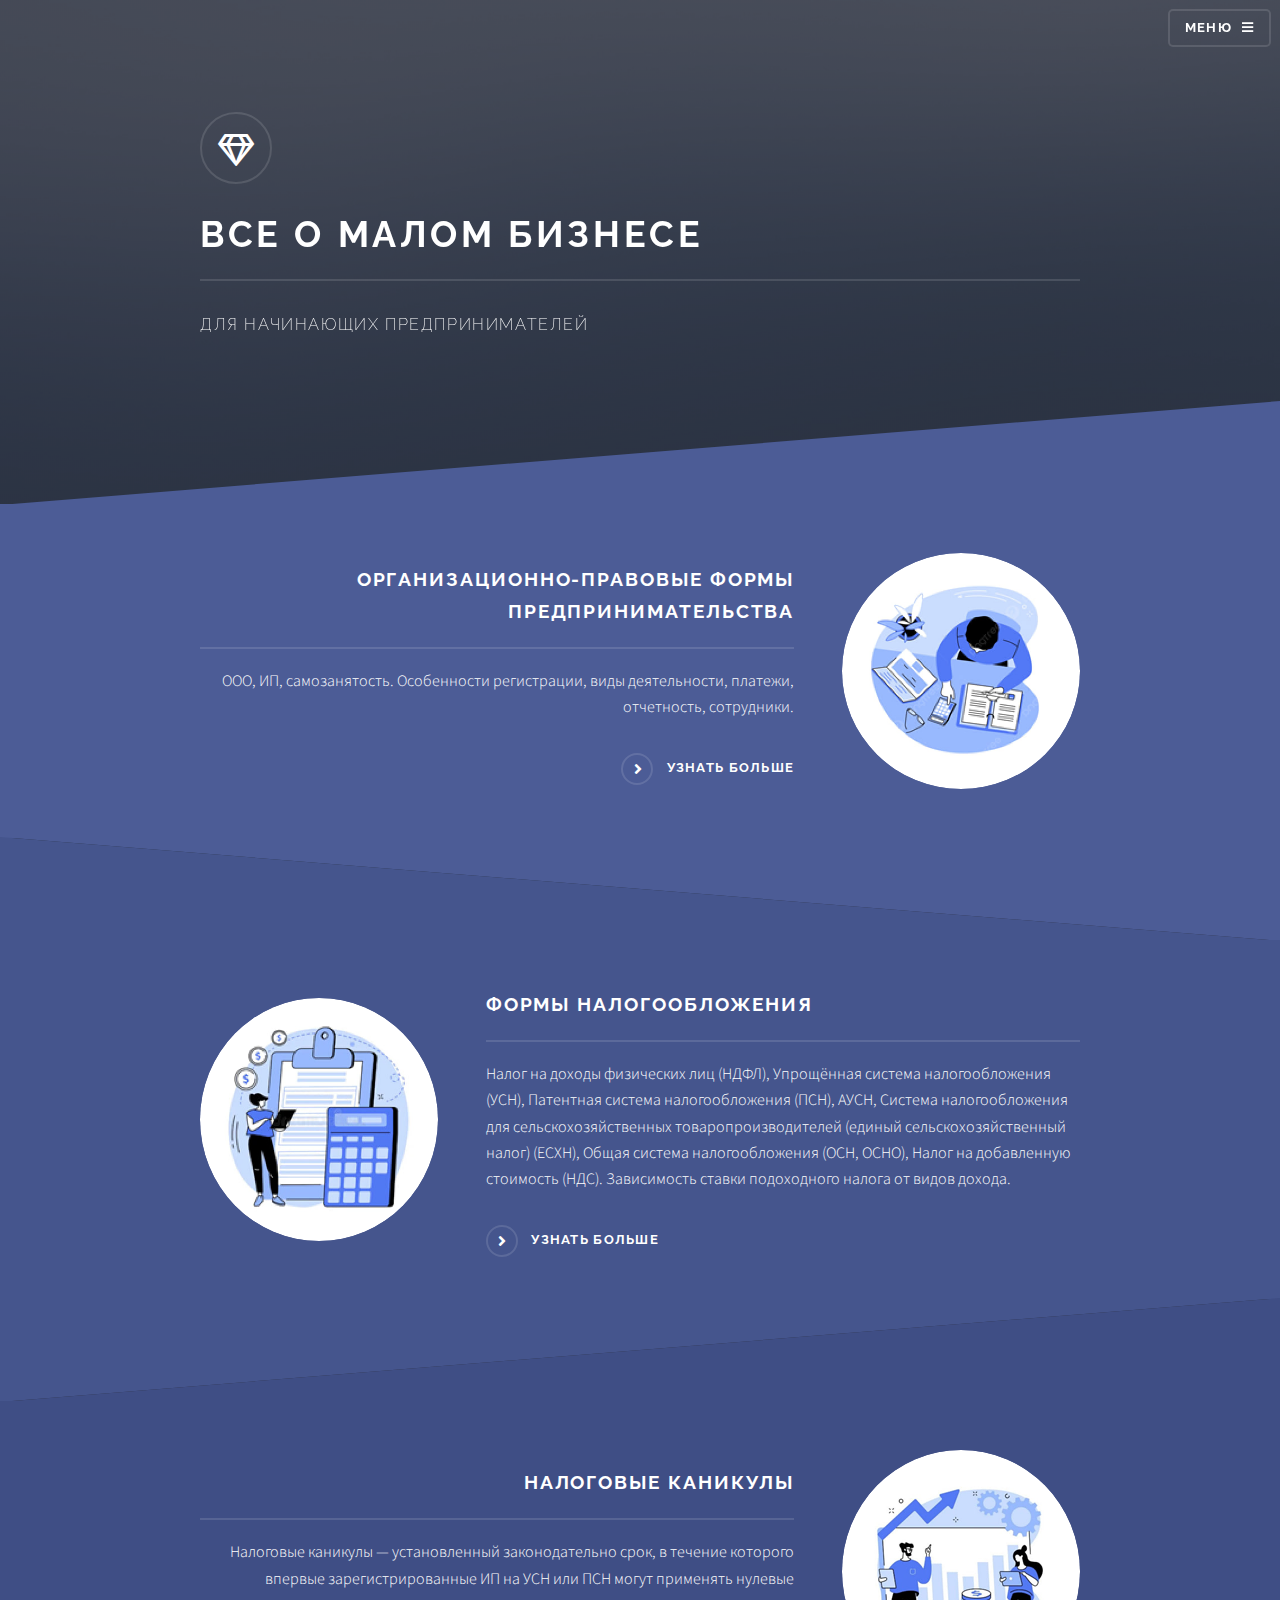
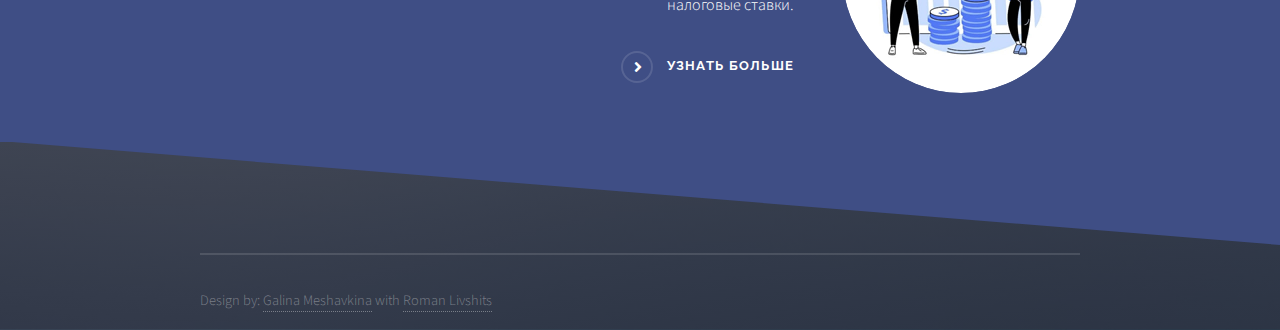
<file: index.html>
<!DOCTYPE HTML>

<html>
	<head>
		<title>Predprinimatel'</title>
		<meta charset="utf-8" />
		<meta name="viewport" content="width=device-width, initial-scale=1, user-scalable=no" />
		<link rel="stylesheet" href="assets/css/main.css" />
		<noscript><link rel="stylesheet" href="assets/css/noscript.css" /></noscript>
		<link rel="shortcut icon" href="images/diamond.png" type="image/x-icon">
	</head>
	<body class="is-preload">
			<div id="page-wrapper">

					<header id="header" class="alt">
						<h1><a href="index.html"></a></h1>

						<nav>
							<a href="#menu">Меню</a>
						</nav>
					</header>

				<!-- Menu -->
					<nav id="menu">
						<div class="inner">
							<h2>Меню</h2>
							<ul class="links">
								<li><a href="index.html">Главная</a></li>
								<!--<li><a href="generic.html">Generic</a></li>-->
								<li><a href="first.html">Формы предпринимательства</a></li>
								<li><a href="second.html">Формы налогообложения</a></li>
								<li><a href="third.html">Налоговые каникулы</a></li>

							</ul>
							<a href="#" class="close">Close</a>
						</div>
					</nav>

				<!-- Banner -->
					<section id="banner">
						<div class="inner">
							<div class="logo"><span class="icon fa-gem"></span></div>
							<h2>Все о малом бизнесе</h2>
							<p>Для начинающих предпринимателей</p>
						</div>
					</section>

				<!-- Wrapper -->
					<section id="wrapper">

						<!-- One -->
							<section id="one" class="wrapper spotlight style1">
								<div class="inner">
									<a href="#" class="image"><img src="images/photo.jpg" alt="" /></a>
									<div class="content">
										<h2 class="major">Организационно-правовые формы предпринимательства</h2>
										<p> ООО, ИП, самозанятость. Особенности регистрации, виды деятельности, платежи, отчетность, сотрудники.</p>
										<a href="first.html" class="special" >Узнать больше</a>
									</div>
								</div>
							</section>

						<!-- Two -->
							<section id="two" class="wrapper alt spotlight style2">
								<div class="inner">
									<a href="#" class="image"><img src="images/photo1.jpg" alt="" /></a>
									<div class="content">
										<h2 class="major">Формы налогообложения</h2>
										<p>Налог на доходы физических лиц (НДФЛ), Упрощённая система налогообложения (УСН), Патентная система налогообложения (ПСН), АУСН, Система налогообложения для сельскохозяйственных товаропроизводителей (единый сельскохозяйственный налог) (ЕСХН), Общая система налогообложения (ОСН, ОСНО), Налог на добавленную стоимость (НДС). Зависимость ставки подоходного налога от видов дохода. </p>
										<a href="second.html" class="special">Узнать больше</a>
									</div>
								</div>
							</section>

						<!-- Three -->
							<section id="three" class="wrapper spotlight style3">
								<div class="inner">
									<a href="#" class="image"><img src="images/photo2.jpg" alt="" /></a>
									<div class="content">
										<h2 class="major">Налоговые каникулы</h2>
										<p>Налоговые каникулы — установленный законодательно срок, в течение которого впервые зарегистрированные ИП на УСН или ПСН могут применять нулевые налоговые ставки.</p>
										<a href="third.html" class="special">Узнать больше</a>
									</div>
								</div>
							</section>
					</section>

						

				<!-- Footer -->
					<section id="footer">
						<div class="miniFooter">
							<ul class="copyright">
								<li>Design by: <a href="https://vk.com/ugolek_g">Galina Meshavkina</a> with <a href="https://vk.com/romeo.chamomile">Roman Livshits</a></li>
							</ul>
						</div>
					</section>

			</div>

		
			<script src="assets/js/jquery.min.js"></script>
			<script src="assets/js/jquery.scrollex.min.js"></script>
			<script src="assets/js/browser.min.js"></script>
			<script src="assets/js/breakpoints.min.js"></script>
			<script src="assets/js/util.js"></script>
			<script src="assets/js/main.js"></script>

	</body>
</html>
</file>
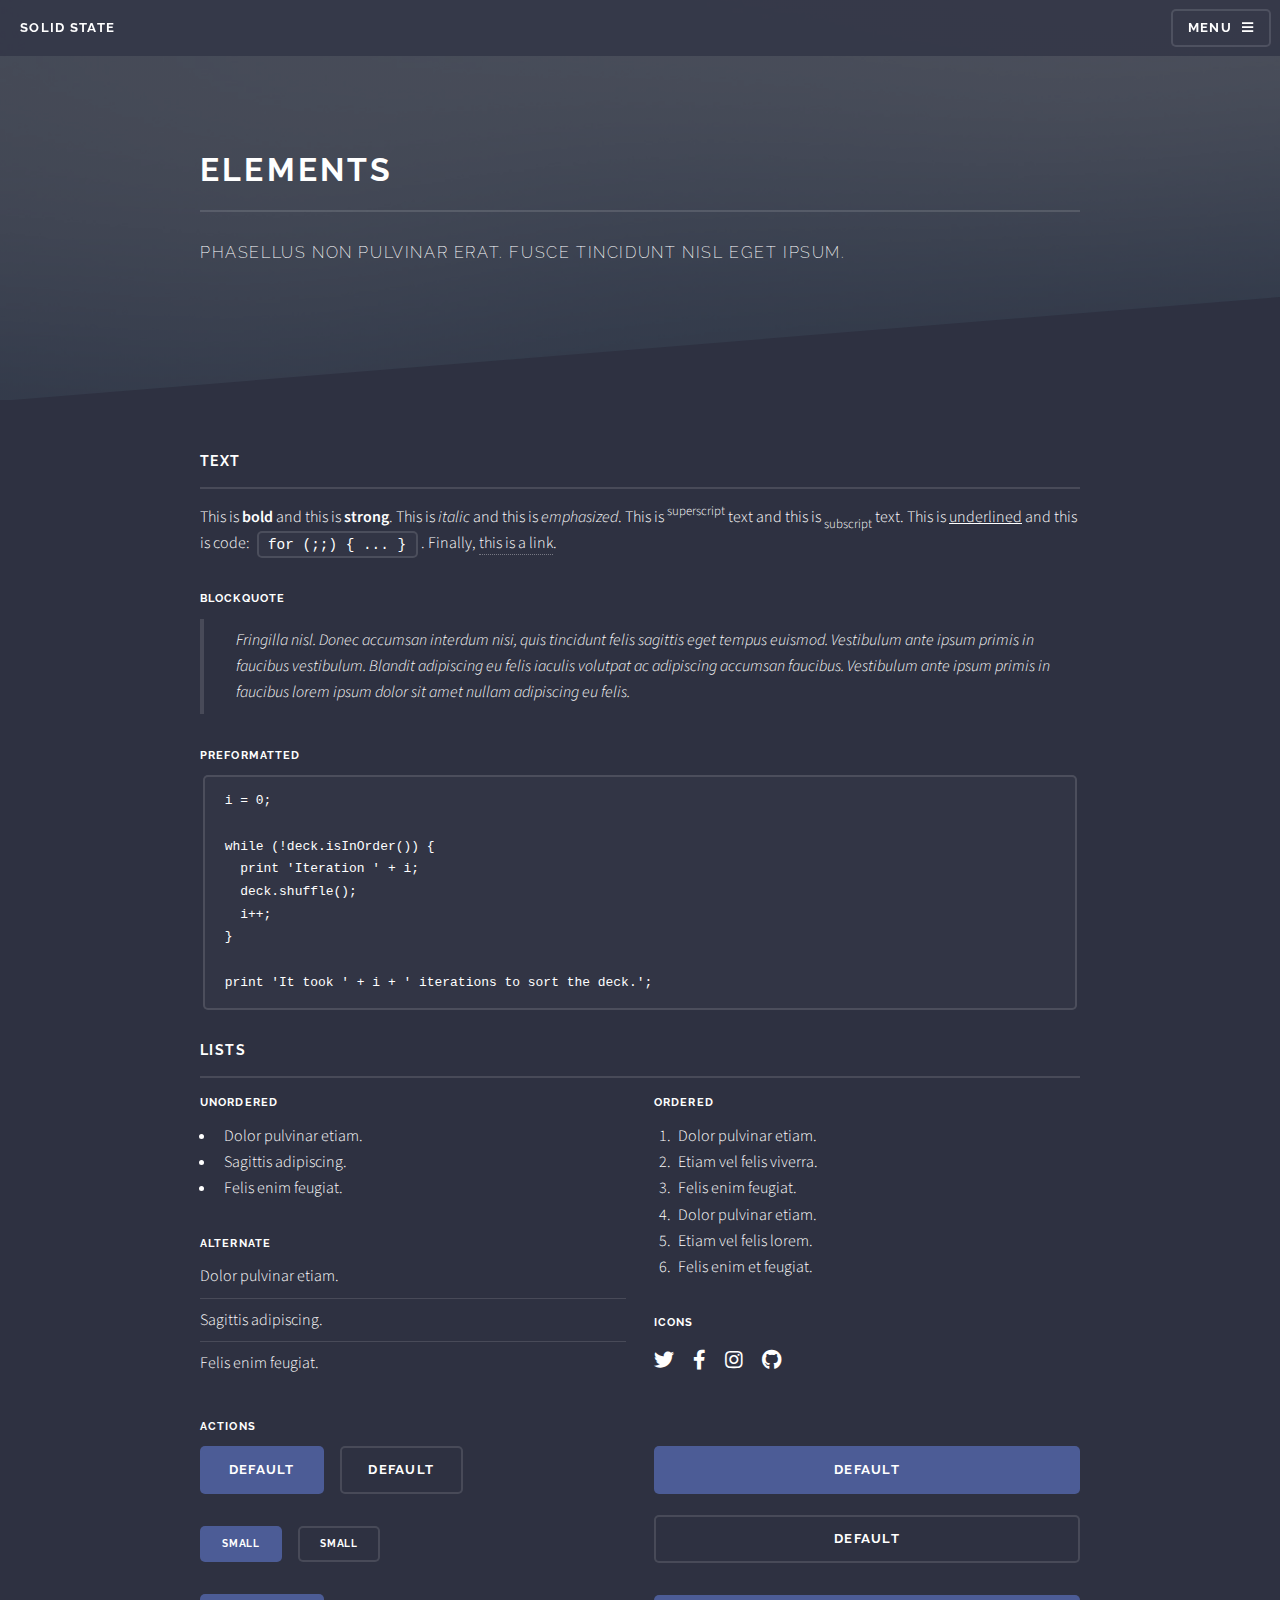
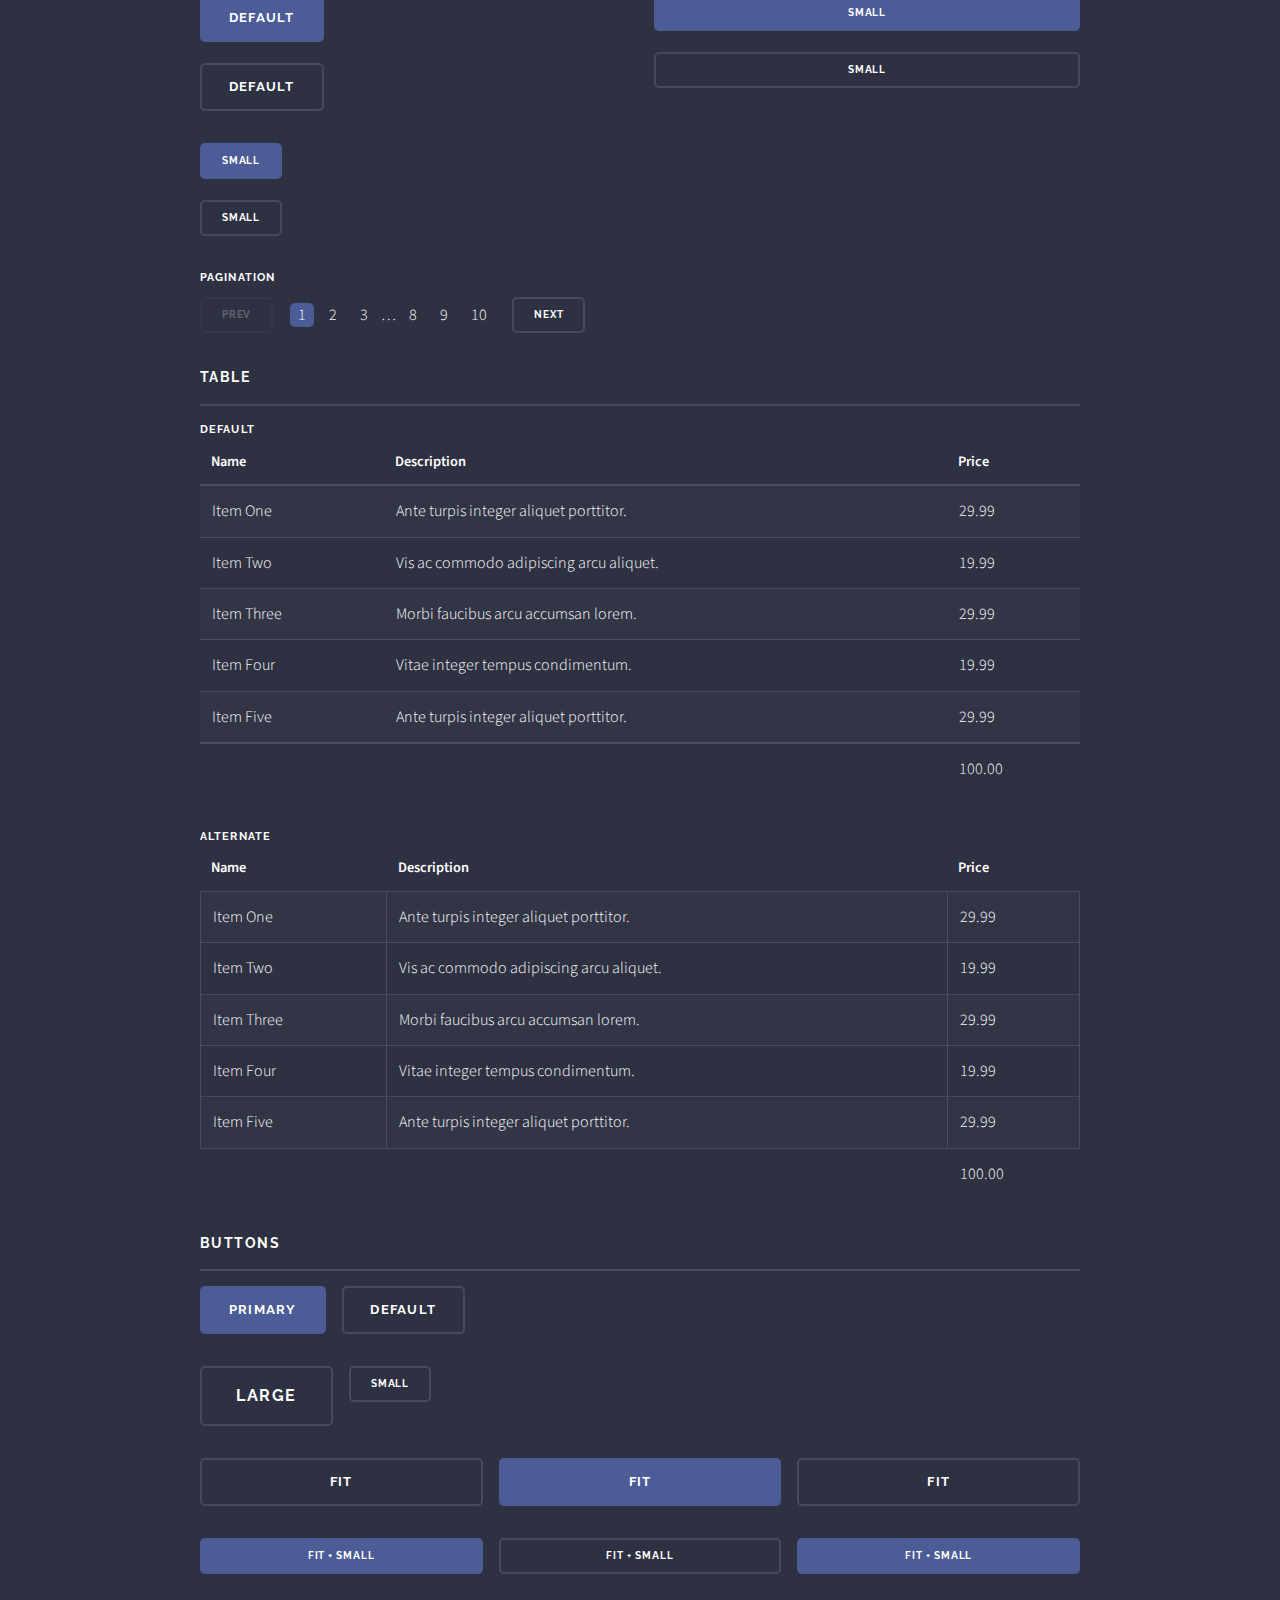
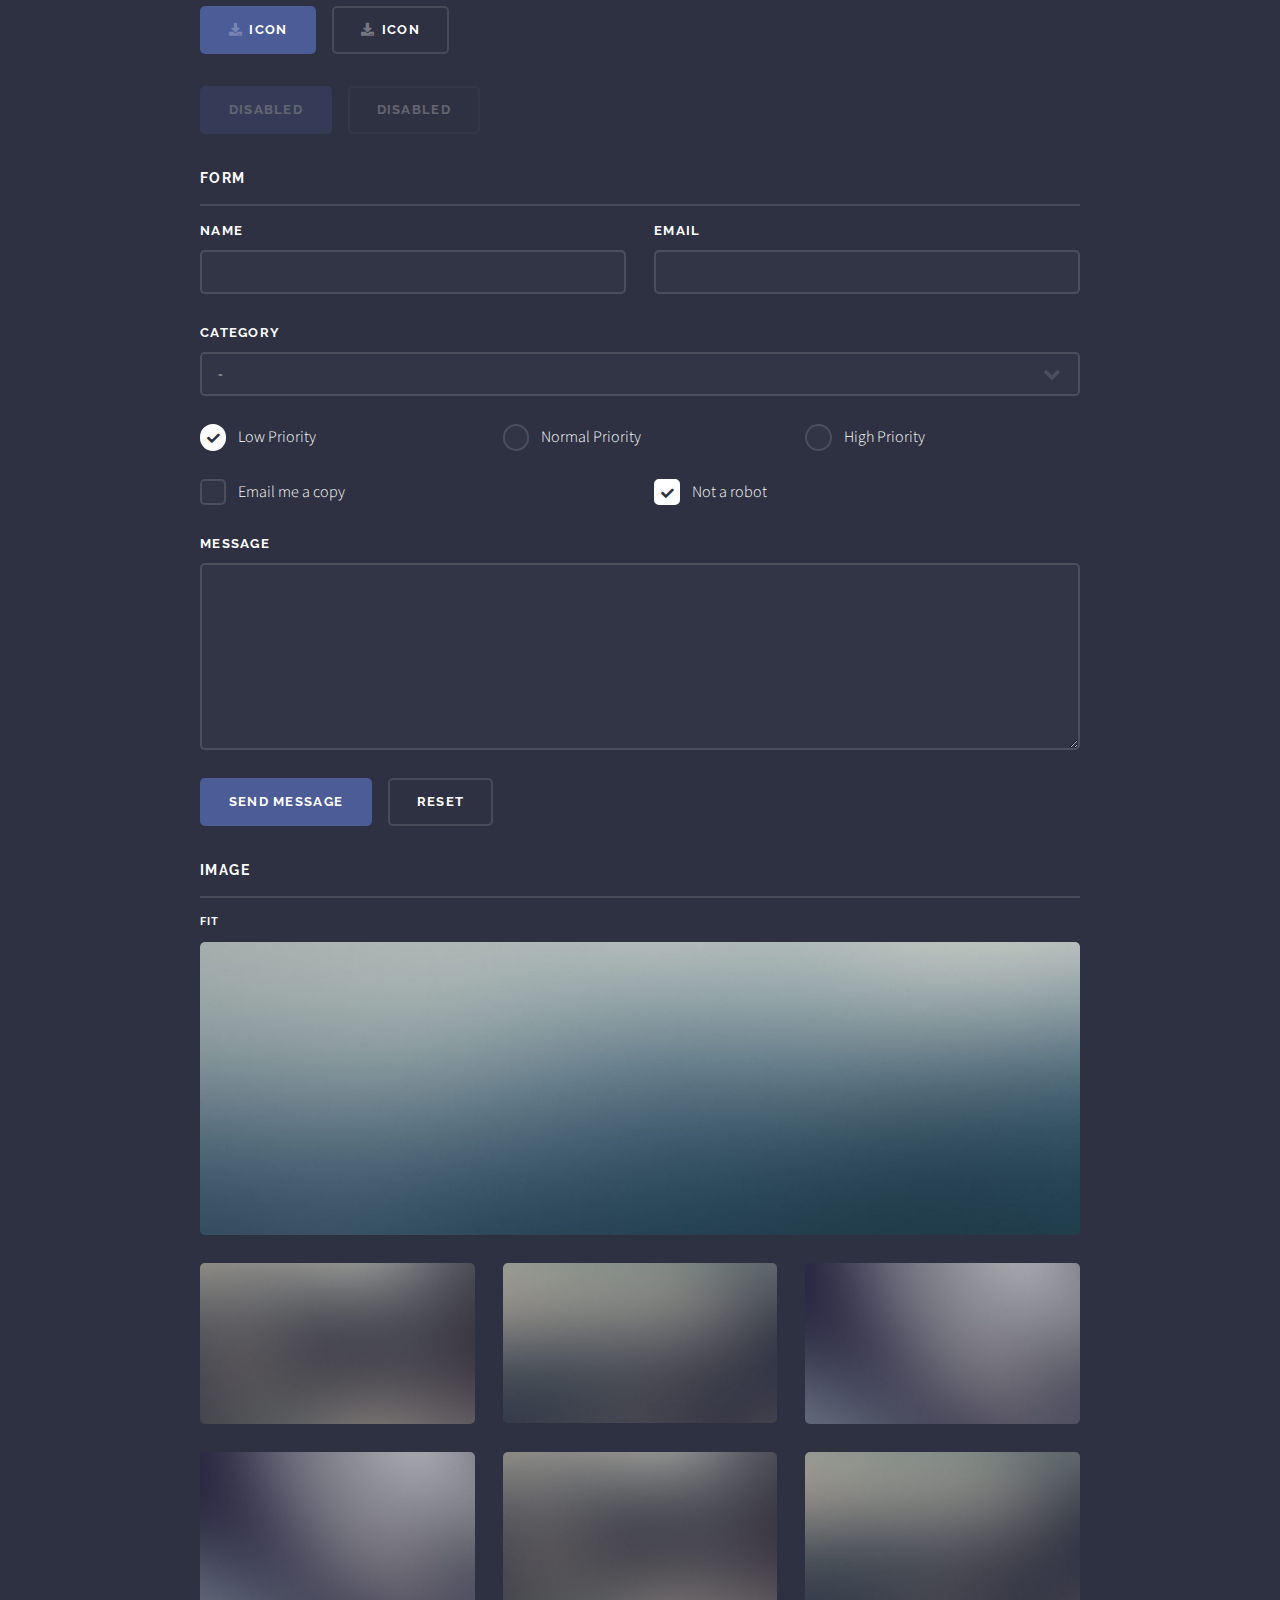
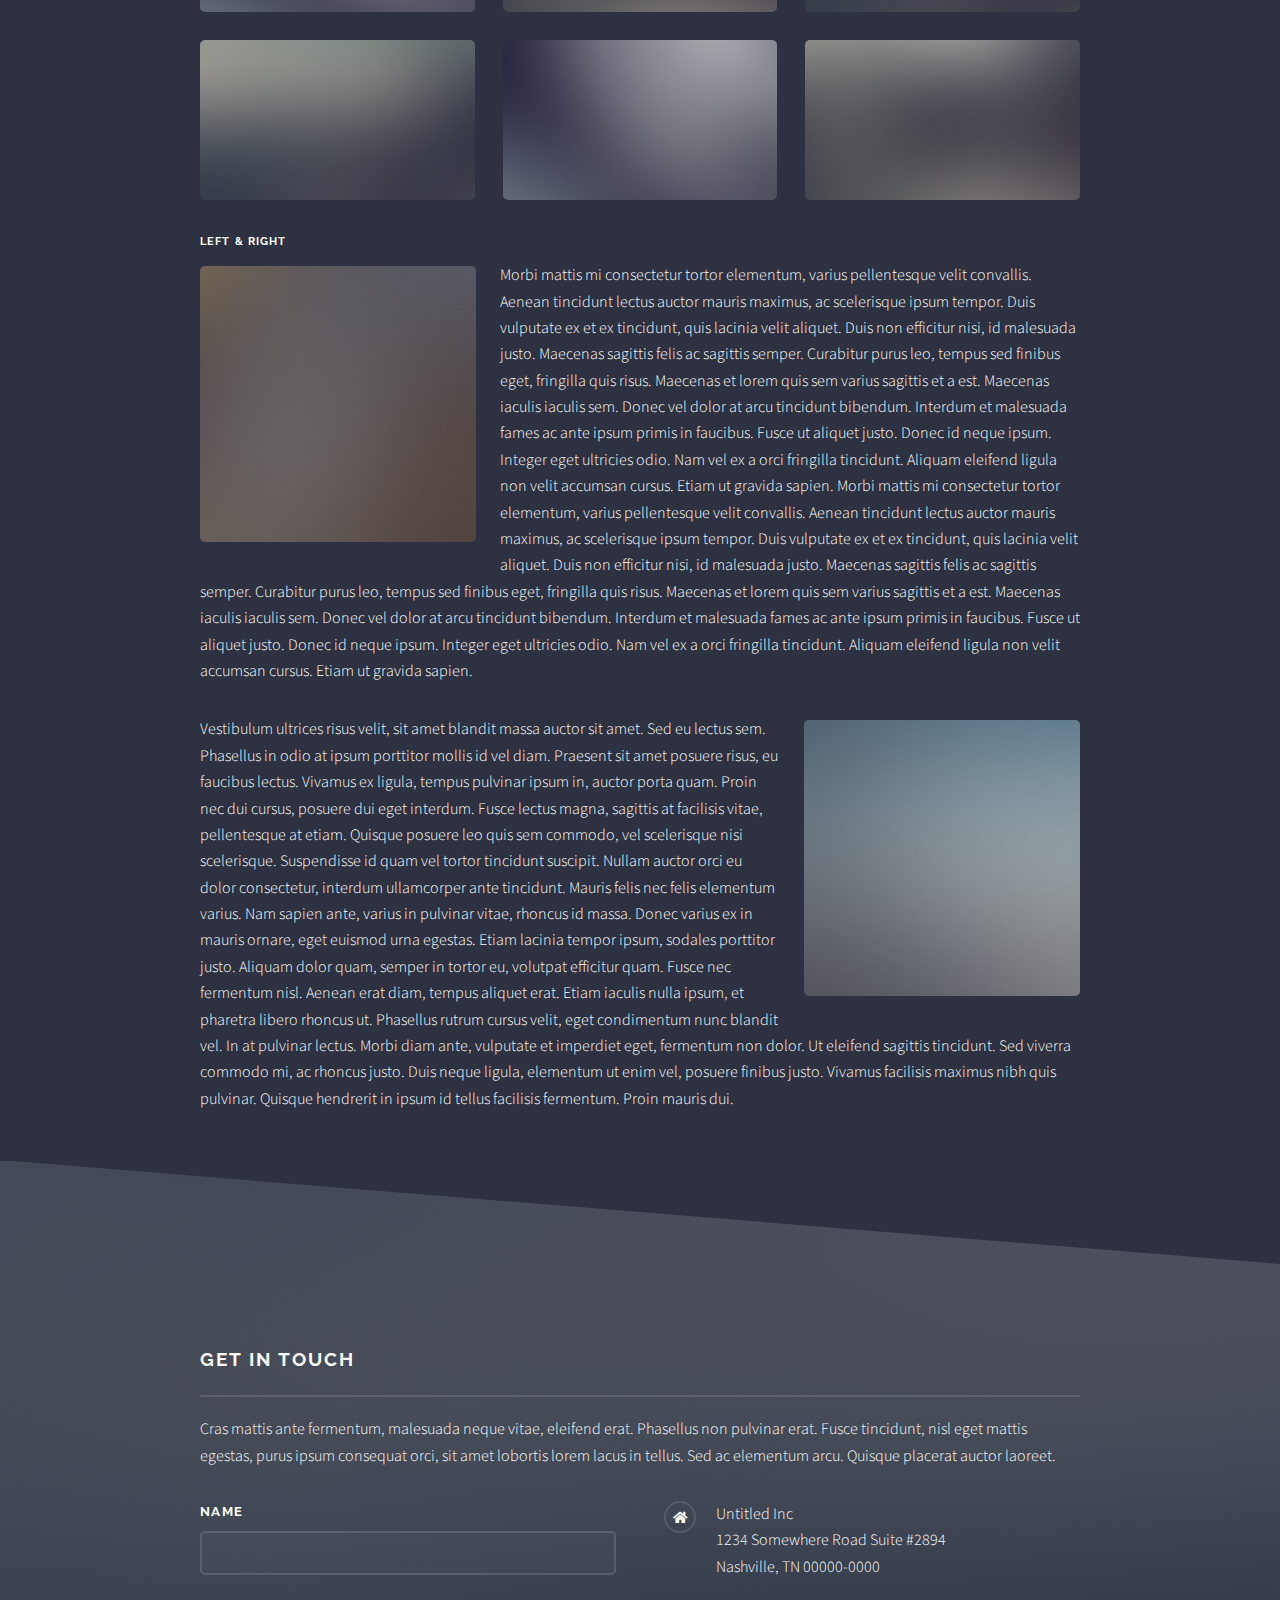
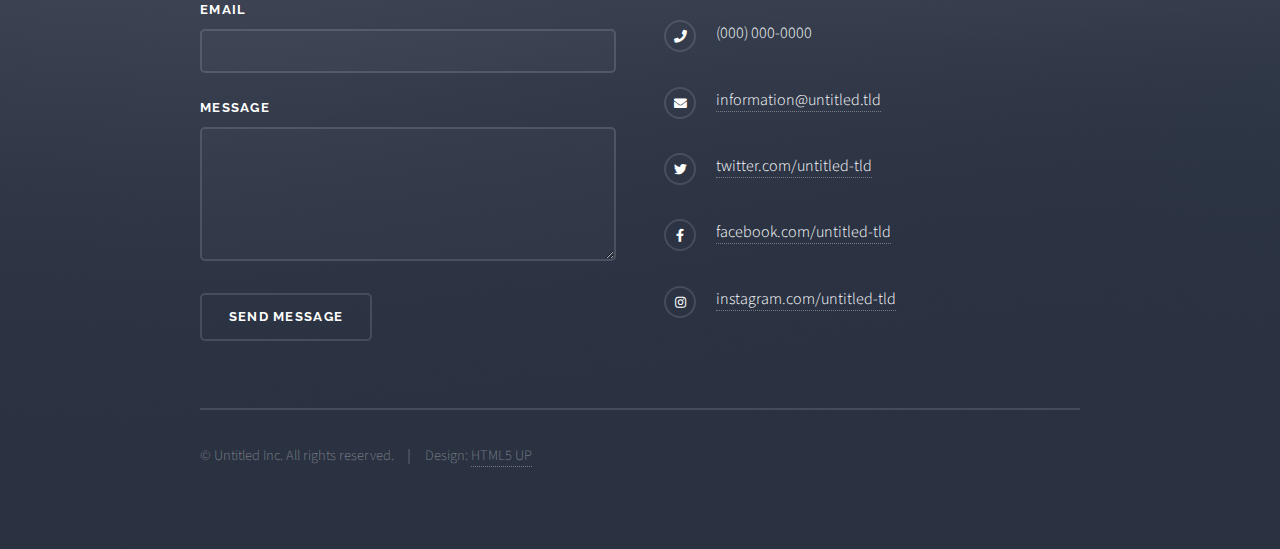
<file: elements.html>
<!DOCTYPE HTML>
<!--
	Solid State by HTML5 UP
	html5up.net | @ajlkn
	Free for personal and commercial use under the CCA 3.0 license (html5up.net/license)
-->
<html>
	<head>
		<title>Elements - Solid State by HTML5 UP</title>
		<meta charset="utf-8" />
		<meta name="viewport" content="width=device-width, initial-scale=1, user-scalable=no" />
		<link rel="stylesheet" href="assets/css/main.css" />
		<noscript><link rel="stylesheet" href="assets/css/noscript.css" /></noscript>
	</head>
	<body class="is-preload">

		<!-- Page Wrapper -->
			<div id="page-wrapper">

				<!-- Header -->
					<header id="header">
						<h1><a href="index.html">Solid State</a></h1>
						<nav>
							<a href="#menu">Menu</a>
						</nav>
					</header>

				<!-- Menu -->
					<nav id="menu">
						<div class="inner">
							<h2>Menu</h2>
							<ul class="links">
								<li><a href="index.html">Home</a></li>
								<li><a href="generic.html">Generic</a></li>
								<li><a href="elements.html">Elements</a></li>
								<li><a href="#">Log In</a></li>
								<li><a href="#">Sign Up</a></li>
							</ul>
							<a href="#" class="close">Close</a>
						</div>
					</nav>

				<!-- Wrapper -->
					<section id="wrapper">
						<header>
							<div class="inner">
								<h2>Elements</h2>
								<p>Phasellus non pulvinar erat. Fusce tincidunt nisl eget ipsum.</p>
							</div>
						</header>

						<!-- Content -->
							<div class="wrapper">
								<div class="inner">

									<section>
										<h3 class="major">Text</h3>
										<p>This is <b>bold</b> and this is <strong>strong</strong>. This is <i>italic</i> and this is <em>emphasized</em>.
										This is <sup>superscript</sup> text and this is <sub>subscript</sub> text.
										This is <u>underlined</u> and this is code: <code>for (;;) { ... }</code>. Finally, <a href="#">this is a link</a>.</p>
										<h4>Blockquote</h4>
										<blockquote>Fringilla nisl. Donec accumsan interdum nisi, quis tincidunt felis sagittis eget tempus euismod. Vestibulum ante ipsum primis in faucibus vestibulum. Blandit adipiscing eu felis iaculis volutpat ac adipiscing accumsan faucibus. Vestibulum ante ipsum primis in faucibus lorem ipsum dolor sit amet nullam adipiscing eu felis.</blockquote>
										<h4>Preformatted</h4>
										<pre><code>i = 0;

while (!deck.isInOrder()) {
  print 'Iteration ' + i;
  deck.shuffle();
  i++;
}

print 'It took ' + i + ' iterations to sort the deck.';</code></pre>
									</section>

									<section>
										<h3 class="major">Lists</h3>
										<div class="row">
											<div class="col-6 col-12-medium">
												<h4>Unordered</h4>
												<ul>
													<li>Dolor pulvinar etiam.</li>
													<li>Sagittis adipiscing.</li>
													<li>Felis enim feugiat.</li>
												</ul>
												<h4>Alternate</h4>
												<ul class="alt">
													<li>Dolor pulvinar etiam.</li>
													<li>Sagittis adipiscing.</li>
													<li>Felis enim feugiat.</li>
												</ul>
											</div>
											<div class="col-6 col-12-medium">
												<h4>Ordered</h4>
												<ol>
													<li>Dolor pulvinar etiam.</li>
													<li>Etiam vel felis viverra.</li>
													<li>Felis enim feugiat.</li>
													<li>Dolor pulvinar etiam.</li>
													<li>Etiam vel felis lorem.</li>
													<li>Felis enim et feugiat.</li>
												</ol>
												<h4>Icons</h4>
												<ul class="icons">
													<li><a href="#" class="icon brands fa-twitter"><span class="label">Twitter</span></a></li>
													<li><a href="#" class="icon brands fa-facebook-f"><span class="label">Facebook</span></a></li>
													<li><a href="#" class="icon brands fa-instagram"><span class="label">Instagram</span></a></li>
													<li><a href="#" class="icon brands fa-github"><span class="label">Github</span></a></li>
												</ul>
											</div>
										</div>
										<h4>Actions</h4>
										<div class="row">
											<div class="col-6 col-12-medium">
												<ul class="actions">
													<li><a href="#" class="button primary">Default</a></li>
													<li><a href="#" class="button">Default</a></li>
												</ul>
												<ul class="actions small">
													<li><a href="#" class="button primary small">Small</a></li>
													<li><a href="#" class="button small">Small</a></li>
												</ul>
												<ul class="actions stacked">
													<li><a href="#" class="button primary">Default</a></li>
													<li><a href="#" class="button">Default</a></li>
												</ul>
												<ul class="actions stacked small">
													<li><a href="#" class="button primary small">Small</a></li>
													<li><a href="#" class="button small">Small</a></li>
												</ul>
											</div>
											<div class="col-6 col-12-medium">
												<ul class="actions stacked">
													<li><a href="#" class="button primary fit">Default</a></li>
													<li><a href="#" class="button fit">Default</a></li>
												</ul>
												<ul class="actions stacked small">
													<li><a href="#" class="button primary small fit">Small</a></li>
													<li><a href="#" class="button small fit">Small</a></li>
												</ul>
											</div>
										</div>
										<h4>Pagination</h4>
										<ul class="pagination">
											<li><span class="button small disabled">Prev</span></li>
											<li><a href="#" class="page active">1</a></li>
											<li><a href="#" class="page">2</a></li>
											<li><a href="#" class="page">3</a></li>
											<li><span>&hellip;</span></li>
											<li><a href="#" class="page">8</a></li>
											<li><a href="#" class="page">9</a></li>
											<li><a href="#" class="page">10</a></li>
											<li><a href="#" class="button small">Next</a></li>
										</ul>
									</section>

									<section>
										<h3 class="major">Table</h3>
										<h4>Default</h4>
										<div class="table-wrapper">
											<table>
												<thead>
													<tr>
														<th>Name</th>
														<th>Description</th>
														<th>Price</th>
													</tr>
												</thead>
												<tbody>
													<tr>
														<td>Item One</td>
														<td>Ante turpis integer aliquet porttitor.</td>
														<td>29.99</td>
													</tr>
													<tr>
														<td>Item Two</td>
														<td>Vis ac commodo adipiscing arcu aliquet.</td>
														<td>19.99</td>
													</tr>
													<tr>
														<td>Item Three</td>
														<td> Morbi faucibus arcu accumsan lorem.</td>
														<td>29.99</td>
													</tr>
													<tr>
														<td>Item Four</td>
														<td>Vitae integer tempus condimentum.</td>
														<td>19.99</td>
													</tr>
													<tr>
														<td>Item Five</td>
														<td>Ante turpis integer aliquet porttitor.</td>
														<td>29.99</td>
													</tr>
												</tbody>
												<tfoot>
													<tr>
														<td colspan="2"></td>
														<td>100.00</td>
													</tr>
												</tfoot>
											</table>
										</div>

										<h4>Alternate</h4>
										<div class="table-wrapper">
											<table class="alt">
												<thead>
													<tr>
														<th>Name</th>
														<th>Description</th>
														<th>Price</th>
													</tr>
												</thead>
												<tbody>
													<tr>
														<td>Item One</td>
														<td>Ante turpis integer aliquet porttitor.</td>
														<td>29.99</td>
													</tr>
													<tr>
														<td>Item Two</td>
														<td>Vis ac commodo adipiscing arcu aliquet.</td>
														<td>19.99</td>
													</tr>
													<tr>
														<td>Item Three</td>
														<td> Morbi faucibus arcu accumsan lorem.</td>
														<td>29.99</td>
													</tr>
													<tr>
														<td>Item Four</td>
														<td>Vitae integer tempus condimentum.</td>
														<td>19.99</td>
													</tr>
													<tr>
														<td>Item Five</td>
														<td>Ante turpis integer aliquet porttitor.</td>
														<td>29.99</td>
													</tr>
												</tbody>
												<tfoot>
													<tr>
														<td colspan="2"></td>
														<td>100.00</td>
													</tr>
												</tfoot>
											</table>
										</div>
									</section>

									<section>
										<h3 class="major">Buttons</h3>
										<ul class="actions">
											<li><a href="#" class="button primary">Primary</a></li>
											<li><a href="#" class="button">Default</a></li>
										</ul>
										<ul class="actions">
											<li><a href="#" class="button large">Large</a></li>
											<li><a href="#" class="button small">Small</a></li>
										</ul>
										<ul class="actions fit">
											<li><a href="#" class="button fit">Fit</a></li>
											<li><a href="#" class="button primary fit">Fit</a></li>
											<li><a href="#" class="button fit">Fit</a></li>
										</ul>
										<ul class="actions fit small">
											<li><a href="#" class="button primary fit small">Fit + Small</a></li>
											<li><a href="#" class="button fit small">Fit + Small</a></li>
											<li><a href="#" class="button primary fit small">Fit + Small</a></li>
										</ul>
										<ul class="actions">
											<li><a href="#" class="button primary icon solid fa-download">Icon</a></li>
											<li><a href="#" class="button icon solid fa-download">Icon</a></li>
										</ul>
										<ul class="actions">
											<li><span class="button primary disabled">Disabled</span></li>
											<li><span class="button disabled">Disabled</span></li>
										</ul>
									</section>

									<section>
										<h3 class="major">Form</h3>
										<form method="post" action="#">
											<div class="row gtr-uniform">
												<div class="col-6 col-12-xsmall">
													<label for="demo-name">Name</label>
													<input type="text" name="demo-name" id="demo-name" value="" />
												</div>
												<div class="col-6 col-12-xsmall">
													<label for="demo-email">Email</label>
													<input type="email" name="demo-email" id="demo-email" value="" />
												</div>
												<div class="col-12">
													<label for="demo-category">Category</label>
													<select name="demo-category" id="demo-category">
														<option value="">-</option>
														<option value="1">Manufacturing</option>
														<option value="1">Shipping</option>
														<option value="1">Administration</option>
														<option value="1">Human Resources</option>
													</select>
												</div>
												<div class="col-4 col-12-small">
													<input type="radio" id="demo-priority-low" name="demo-priority" checked>
													<label for="demo-priority-low">Low Priority</label>
												</div>
												<div class="col-4 col-12-small">
													<input type="radio" id="demo-priority-normal" name="demo-priority">
													<label for="demo-priority-normal">Normal Priority</label>
												</div>
												<div class="col-4 col-12-small">
													<input type="radio" id="demo-priority-high" name="demo-priority">
													<label for="demo-priority-high">High Priority</label>
												</div>
												<div class="col-6 col-12-small">
													<input type="checkbox" id="demo-copy" name="demo-copy">
													<label for="demo-copy">Email me a copy</label>
												</div>
												<div class="col-6 col-12-small">
													<input type="checkbox" id="demo-human" name="demo-human" checked>
													<label for="demo-human">Not a robot</label>
												</div>
												<div class="col-12">
													<label for="demo-message">Message</label>
													<textarea name="demo-message" id="demo-message" rows="6"></textarea>
												</div>
												<div class="col-12">
													<ul class="actions">
														<li><input type="submit" value="Send Message" class="primary" /></li>
														<li><input type="reset" value="Reset" /></li>
													</ul>
												</div>
											</div>
										</form>
									</section>

									<section>
										<h3 class="major">Image</h3>
										<h4>Fit</h4>
										<div class="box alt">
											<div class="row gtr-uniform">
												<div class="col-12"><span class="image fit"><img src="images/pic08.jpg" alt="" /></span></div>
												<div class="col-4"><span class="image fit"><img src="images/pic05.jpg" alt="" /></span></div>
												<div class="col-4"><span class="image fit"><img src="images/pic06.jpg" alt="" /></span></div>
												<div class="col-4"><span class="image fit"><img src="images/pic07.jpg" alt="" /></span></div>
												<div class="col-4"><span class="image fit"><img src="images/pic07.jpg" alt="" /></span></div>
												<div class="col-4"><span class="image fit"><img src="images/pic05.jpg" alt="" /></span></div>
												<div class="col-4"><span class="image fit"><img src="images/pic06.jpg" alt="" /></span></div>
												<div class="col-4"><span class="image fit"><img src="images/pic06.jpg" alt="" /></span></div>
												<div class="col-4"><span class="image fit"><img src="images/pic07.jpg" alt="" /></span></div>
												<div class="col-4"><span class="image fit"><img src="images/pic05.jpg" alt="" /></span></div>
											</div>
										</div>
										<h4>Left &amp; Right</h4>
										<p><span class="image left"><img src="images/pic01.jpg" alt="" /></span>Morbi mattis mi consectetur tortor elementum, varius pellentesque velit convallis. Aenean tincidunt lectus auctor mauris maximus, ac scelerisque ipsum tempor. Duis vulputate ex et ex tincidunt, quis lacinia velit aliquet. Duis non efficitur nisi, id malesuada justo. Maecenas sagittis felis ac sagittis semper. Curabitur purus leo, tempus sed finibus eget, fringilla quis risus. Maecenas et lorem quis sem varius sagittis et a est. Maecenas iaculis iaculis sem. Donec vel dolor at arcu tincidunt bibendum. Interdum et malesuada fames ac ante ipsum primis in faucibus. Fusce ut aliquet justo. Donec id neque ipsum. Integer eget ultricies odio. Nam vel ex a orci fringilla tincidunt. Aliquam eleifend ligula non velit accumsan cursus. Etiam ut gravida sapien. Morbi mattis mi consectetur tortor elementum, varius pellentesque velit convallis. Aenean tincidunt lectus auctor mauris maximus, ac scelerisque ipsum tempor. Duis vulputate ex et ex tincidunt, quis lacinia velit aliquet. Duis non efficitur nisi, id malesuada justo. Maecenas sagittis felis ac sagittis semper. Curabitur purus leo, tempus sed finibus eget, fringilla quis risus. Maecenas et lorem quis sem varius sagittis et a est. Maecenas iaculis iaculis sem. Donec vel dolor at arcu tincidunt bibendum. Interdum et malesuada fames ac ante ipsum primis in faucibus. Fusce ut aliquet justo. Donec id neque ipsum. Integer eget ultricies odio. Nam vel ex a orci fringilla tincidunt. Aliquam eleifend ligula non velit accumsan cursus. Etiam ut gravida sapien.</p>
										<p><span class="image right"><img src="images/pic02.jpg" alt="" /></span>Vestibulum ultrices risus velit, sit amet blandit massa auctor sit amet. Sed eu lectus sem. Phasellus in odio at ipsum porttitor mollis id vel diam. Praesent sit amet posuere risus, eu faucibus lectus. Vivamus ex ligula, tempus pulvinar ipsum in, auctor porta quam. Proin nec dui cursus, posuere dui eget interdum. Fusce lectus magna, sagittis at facilisis vitae, pellentesque at etiam. Quisque posuere leo quis sem commodo, vel scelerisque nisi scelerisque. Suspendisse id quam vel tortor tincidunt suscipit. Nullam auctor orci eu dolor consectetur, interdum ullamcorper ante tincidunt. Mauris felis nec felis elementum varius. Nam sapien ante, varius in pulvinar vitae, rhoncus id massa. Donec varius ex in mauris ornare, eget euismod urna egestas. Etiam lacinia tempor ipsum, sodales porttitor justo. Aliquam dolor quam, semper in tortor eu, volutpat efficitur quam. Fusce nec fermentum nisl. Aenean erat diam, tempus aliquet erat. Etiam iaculis nulla ipsum, et pharetra libero rhoncus ut. Phasellus rutrum cursus velit, eget condimentum nunc blandit vel. In at pulvinar lectus. Morbi diam ante, vulputate et imperdiet eget, fermentum non dolor. Ut eleifend sagittis tincidunt. Sed viverra commodo mi, ac rhoncus justo. Duis neque ligula, elementum ut enim vel, posuere finibus justo. Vivamus facilisis maximus nibh quis pulvinar. Quisque hendrerit in ipsum id tellus facilisis fermentum. Proin mauris dui.</p>
									</section>

								</div>
							</div>

					</section>

				<!-- Footer -->
					<section id="footer">
						<div class="inner">
							<h2 class="major">Get in touch</h2>
							<p>Cras mattis ante fermentum, malesuada neque vitae, eleifend erat. Phasellus non pulvinar erat. Fusce tincidunt, nisl eget mattis egestas, purus ipsum consequat orci, sit amet lobortis lorem lacus in tellus. Sed ac elementum arcu. Quisque placerat auctor laoreet.</p>
							<form method="post" action="#">
								<div class="fields">
									<div class="field">
										<label for="name">Name</label>
										<input type="text" name="name" id="name" />
									</div>
									<div class="field">
										<label for="email">Email</label>
										<input type="email" name="email" id="email" />
									</div>
									<div class="field">
										<label for="message">Message</label>
										<textarea name="message" id="message" rows="4"></textarea>
									</div>
								</div>
								<ul class="actions">
									<li><input type="submit" value="Send Message" /></li>
								</ul>
							</form>
							<ul class="contact">
								<li class="icon solid fa-home">
									Untitled Inc<br />
									1234 Somewhere Road Suite #2894<br />
									Nashville, TN 00000-0000
								</li>
								<li class="icon solid fa-phone">(000) 000-0000</li>
								<li class="icon solid fa-envelope"><a href="#">information@untitled.tld</a></li>
								<li class="icon brands fa-twitter"><a href="#">twitter.com/untitled-tld</a></li>
								<li class="icon brands fa-facebook-f"><a href="#">facebook.com/untitled-tld</a></li>
								<li class="icon brands fa-instagram"><a href="#">instagram.com/untitled-tld</a></li>
							</ul>
							<ul class="copyright">
								<li>&copy; Untitled Inc. All rights reserved.</li><li>Design: <a href="http://html5up.net">HTML5 UP</a></li>
							</ul>
						</div>
					</section>

			</div>

		<!-- Scripts -->
			<script src="assets/js/jquery.min.js"></script>
			<script src="assets/js/jquery.scrollex.min.js"></script>
			<script src="assets/js/browser.min.js"></script>
			<script src="assets/js/breakpoints.min.js"></script>
			<script src="assets/js/util.js"></script>
			<script src="assets/js/main.js"></script>

	</body>
</html>
</file>
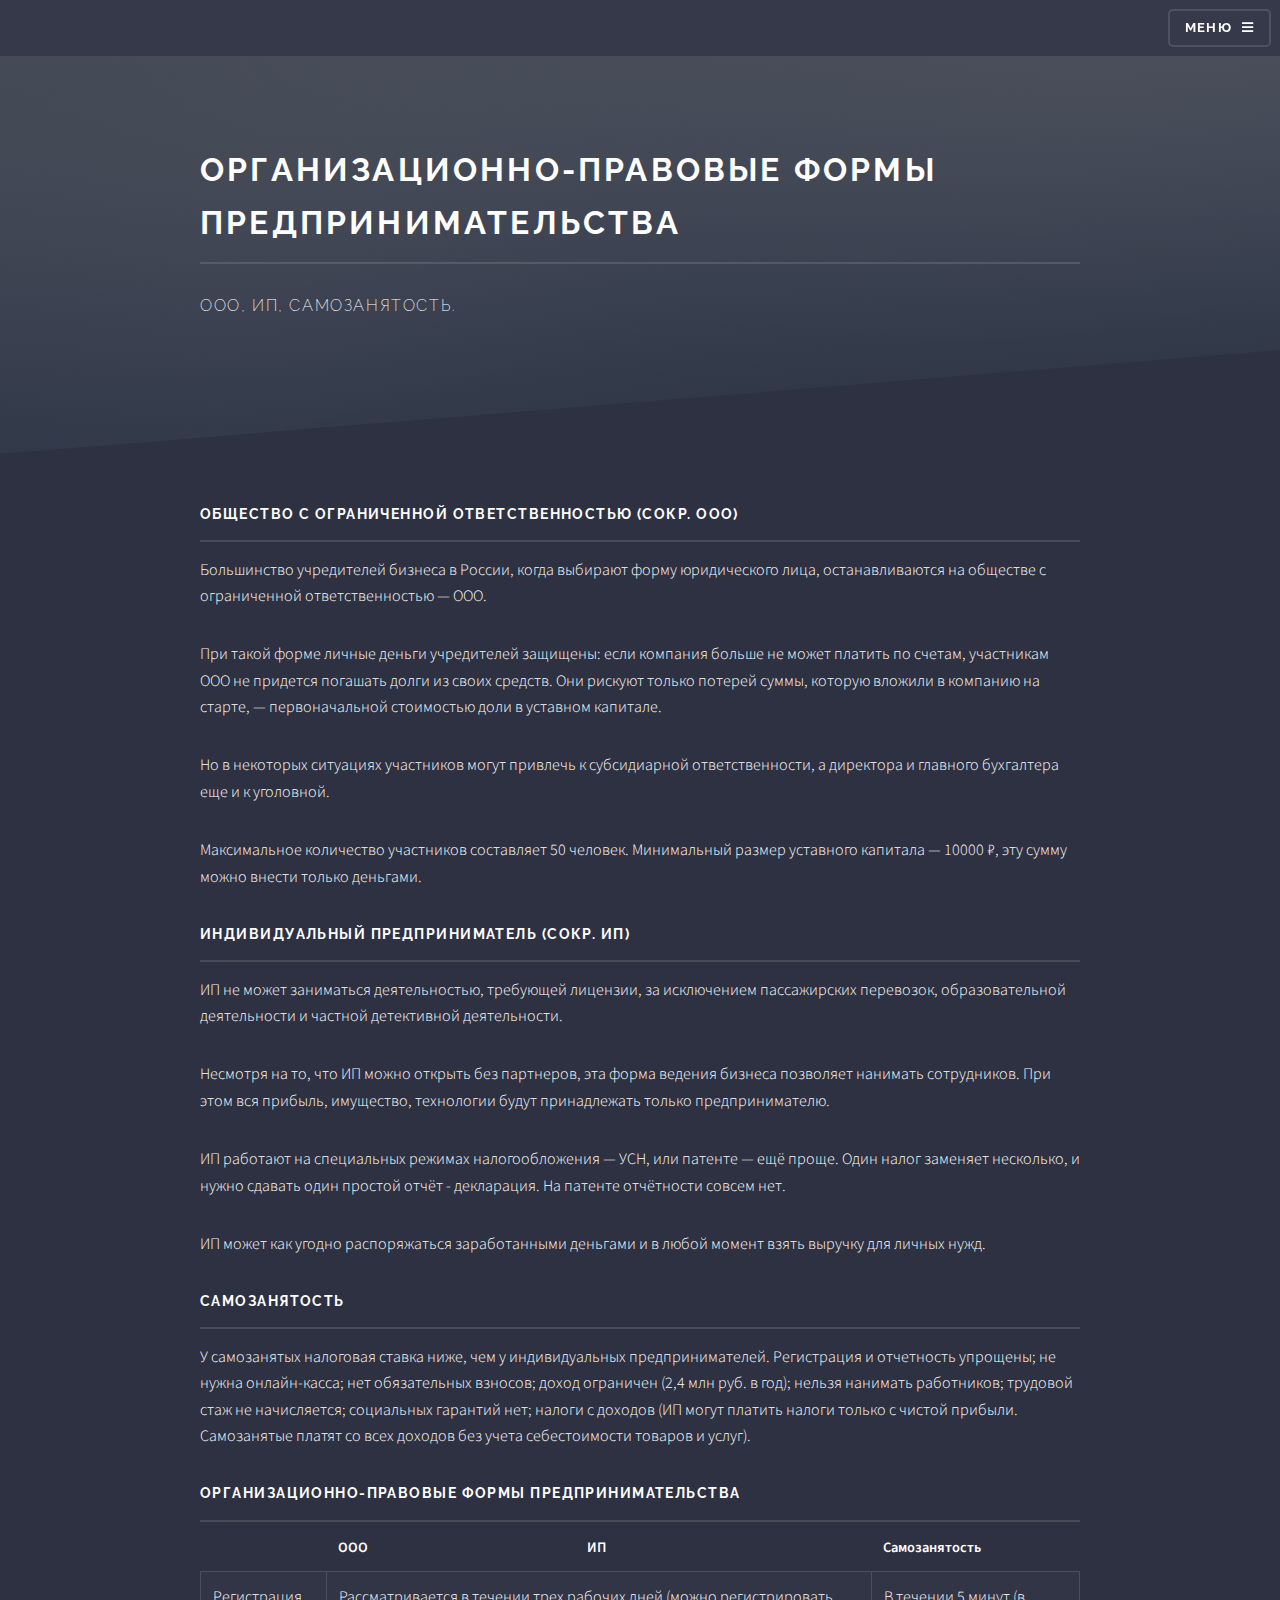
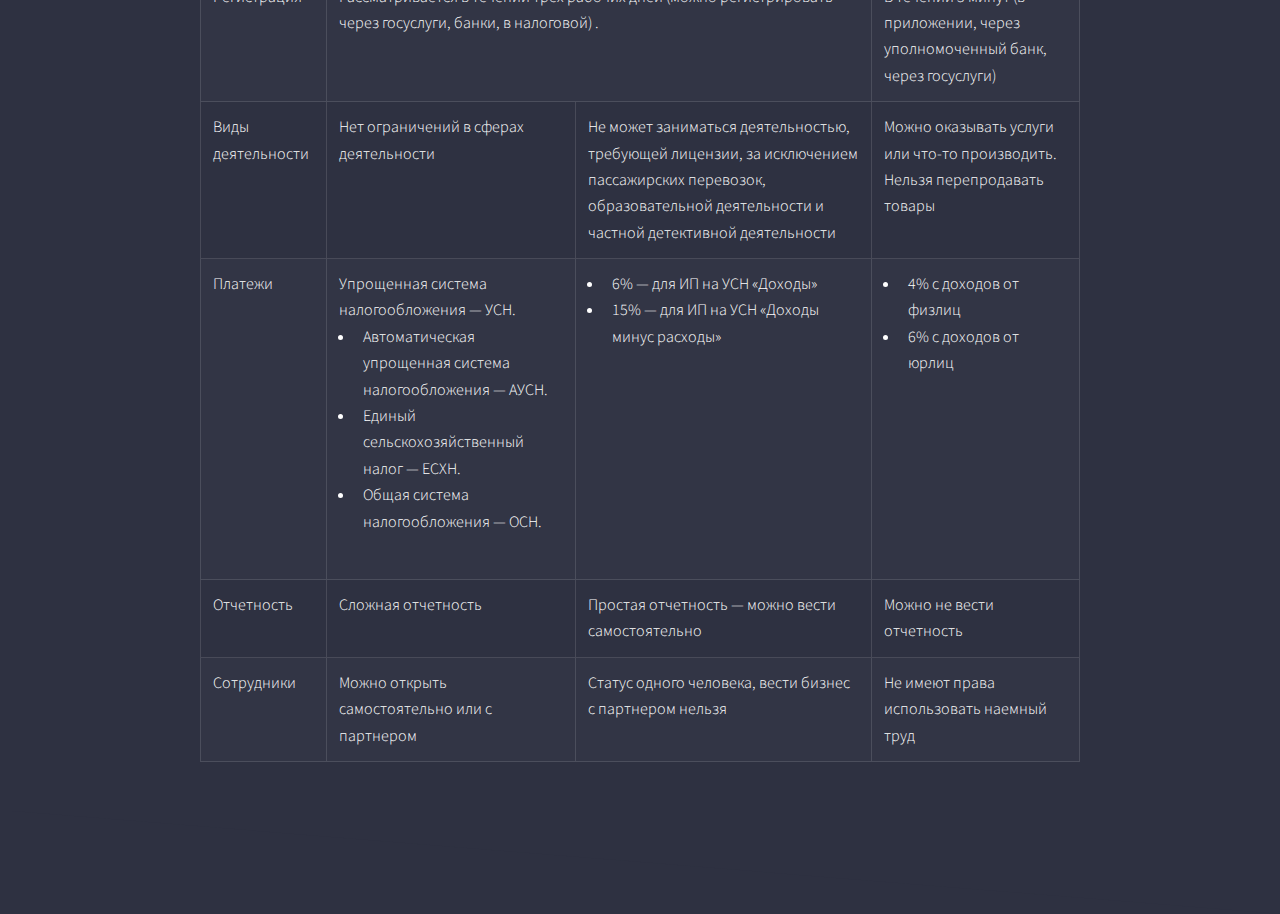
<file: first.html>
<!DOCTYPE HTML>

<html>
	<head>
		<title>Predprinimatel'</title>
		<meta charset="utf-8" />
		<meta name="viewport" content="width=device-width, initial-scale=1, user-scalable=no" />
		<link rel="stylesheet" href="assets/css/main.css" />
		<noscript><link rel="stylesheet" href="assets/css/noscript.css" /></noscript>
		<link rel="shortcut icon" href="images/diamond.png" type="image/x-icon">
	</head>
	<body class="is-preload">

		<!-- Page Wrapper -->
			<div id="page-wrapper">

				<!-- Header -->
					<header id="header">
						
						<nav>
							<a href="#menu">Меню</a>
						</nav>
					</header>

				<!-- Menu -->
					<nav id="menu">
						<div class="inner">
							<h2>Меню</h2>
							<ul class="links">
								<li><a href="index.html">Главная</a></li>
								<li><a href="first.html">Формы предпринимательства</a></li>
								<li><a href="second.html">Формы налогообложения</a></li>
								<li><a href="third.html">Налоговые каникулы</a></li>

							</ul>
							<a href="#" class="close">Close</a>
						</div>
					</nav>

				<!-- Wrapper -->
					<section id="wrapper">
						<header>
							<div class="inner">
								<h2>Организационно-правовые формы предпринимательства</h2>
								<p>ООО, ИП, самозанятость.</p>
							</div>
						</header>

						<!-- Content -->
							<div class="wrapper">
								<div class="inner">

									<h3 class="major">Общество с ограниченной ответственностью (сокр. ООО)</h3>

									<p>Большинство учредителей бизнеса в России, когда выбирают форму юридического лица, останавливаются на обществе с ограниченной ответственностью — ООО.</p>
									<p>При такой форме личные деньги учредителей защищены: если компания больше не может платить по счетам, участникам ООО не придется погашать долги из своих средств. Они рискуют только потерей суммы, которую вложили в компанию на старте, — первоначальной стоимостью доли в уставном капитале.</p>
									<p>Но в некоторых ситуациях участников могут привлечь к субсидиарной ответственности, а директора и главного бухгалтера еще и к уголовной.</p>
									<p>Максимальное количество участников составляет 50 человек. Минимальный размер уставного капитала — 10000 ₽, эту сумму можно внести только деньгами.</p>

									<h3 class="major">Индивидуальный предприниматель (сокр. ИП)</h3>

									<p>ИП не может заниматься деятельностью, требующей лицензии, за исключением пассажирских перевозок, образовательной деятельности и частной детективной деятельности.</p>
									<p>Несмотря на то, что ИП можно открыть без партнеров, эта форма ведения бизнеса позволяет нанимать сотрудников. При этом вся прибыль, имущество, технологии будут принадлежать только предпринимателю.</p>
									<p>ИП работают на специальных режимах налогообложения — УСН, или патенте — ещё проще. Один налог заменяет несколько, и нужно сдавать один простой отчёт - декларация. На патенте отчётности совсем нет.</p>
									<p>ИП может как угодно распоряжаться заработанными деньгами и в любой момент взять выручку для личных нужд.</p>

									<h3 class="major">Самозанятость</h3>

									<p>У самозанятых налоговая ставка ниже, чем у индивидуальных предпринимателей. Регистрация и отчетность упрощены; не нужна онлайн-касса; нет обязательных взносов; доход ограничен (2,4 млн руб. в год); нельзя нанимать работников; трудовой стаж не начисляется; социальных гарантий нет; налоги с доходов (ИП могут платить налоги только с чистой прибыли. Самозанятые платят со всех доходов без учета себестоимости товаров и услуг).</p>


									<section>
										<h3 class="major">Организационно-правовые формы предпринимательства</h3>

										<div class="table-wrapper">
											<table class="alt">
												<thead>
												<tr>
													<th></th>
													<th>ООО</th>
													<th>ИП</th>
													<th>Самозанятость</th>
												</tr>
												</thead>
												<tbody>
												<tr>
													<td>Регистрация</td>
													<td colspan="2">Рассматривается в течении трех рабочих дней (можно регистрировать через госуслуги, банки, в налоговой) .</td>
													<td>В течении 5 минут (в приложении, через уполномоченный банк, через госуслуги) </td>
												</tr>
												<tr>
													<td>Виды деятельности</td>
													<td>Нет ограничений в сферах деятельности</td>
													<td>Не может заниматься деятельностью, требующей лицензии, за исключением пассажирских перевозок, образовательной деятельности и частной детективной деятельности</td>
													<td>Можно оказывать услуги или что-то производить. Нельзя перепродавать товары</td>
												</tr>
												<tr>
													<td>Платежи</td>
													<td> Упрощенная система налогообложения — УСН.
														<ul class="links">
															<li>Автоматическая упрощенная система налогообложения — АУСН.</li>
															<li>Единый сельскохозяйственный налог — ЕСХН.</li>
															<li>Общая система налогообложения — ОСН.</li>
														</ul>

													</td>
													<td>
														<ul class="links">
															<li>6% — для ИП на УСН «Доходы»</li>
															<li>15% — для ИП на УСН «Доходы минус расходы»</li>
														</ul>
													</td>
													<td>
														<ul class="links">
															<li>4% с доходов от физлиц</li>
															<li>6% с доходов от юрлиц</li>
														</ul>
													</td>
												</tr>
												<tr>
													<td>Отчетность</td>
													<td>Сложная отчетность</td>
													<td>Простая отчетность — можно вести самостоятельно</td>
													<td>Можно не вести отчетность</td>
												</tr>
												<tr>
													<td>Сотрудники</td>
													<td>Можно открыть самостоятельно или с партнером</td>
													<td>Статус одного человека, вести бизнес с партнером нельзя</td>
													<td>Не имеют права использовать наемный труд</td>
												</tr>
												</tbody>

											</table>
										</div>
									</section>


								</div>
							</div>

					</section>

			</div>

		<!-- Scripts -->
			<script src="assets/js/jquery.min.js"></script>
			<script src="assets/js/jquery.scrollex.min.js"></script>
			<script src="assets/js/browser.min.js"></script>
			<script src="assets/js/breakpoints.min.js"></script>
			<script src="assets/js/util.js"></script>
			<script src="assets/js/main.js"></script>

	</body>
</html>
</file>
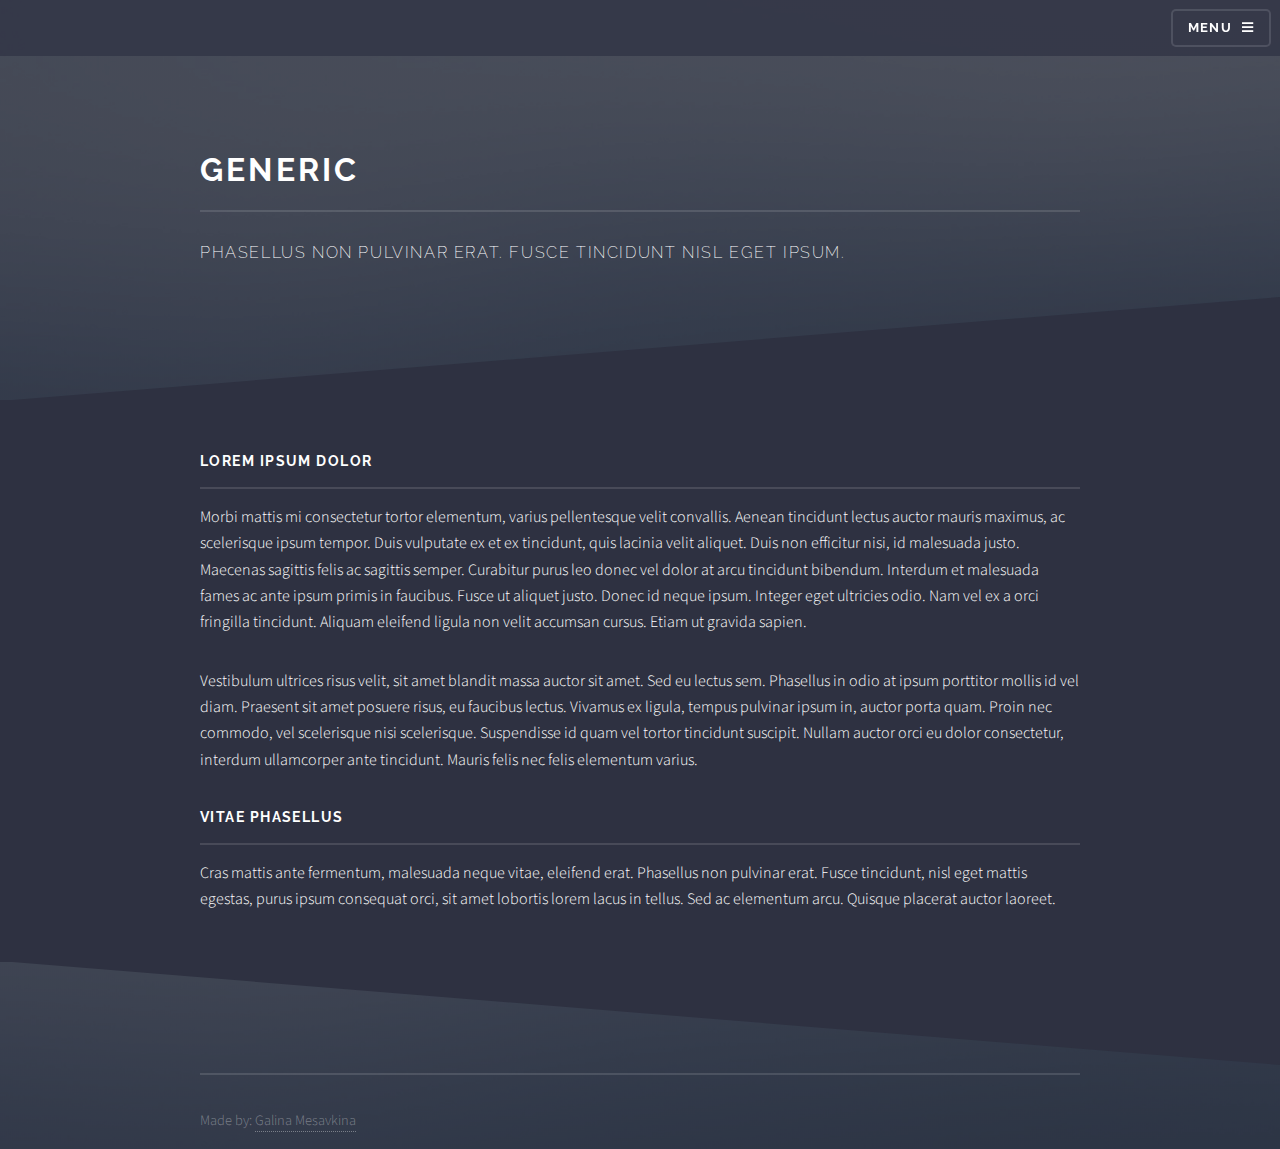
<file: generic.html>
<!DOCTYPE HTML>

<html>
	<head>
		<title>Predprinimatel'</title>
		<meta charset="utf-8" />
		<meta name="viewport" content="width=device-width, initial-scale=1, user-scalable=no" />
		<link rel="stylesheet" href="assets/css/main.css" />
		<noscript><link rel="stylesheet" href="assets/css/noscript.css" /></noscript>
		<link rel="shortcut icon" href="images/diamond.png" type="image/x-icon">
	</head>
	<body class="is-preload">

		<!-- Page Wrapper -->
			<div id="page-wrapper">

				<!-- Header -->
					<header id="header">
						
						<nav>
							<a href="#menu">Menu</a>
						</nav>
					</header>

				<!-- Menu -->
					<nav id="menu">
						<div class="inner">
							<h2>Menu</h2>
							<ul class="links">
								<li><a href="index.html">Home</a></li>
								<li><a href="generic.html">Generic</a></li>
								<li><a href="elements.html">Elements</a></li>
								<li><a href="#">Log In</a></li>
								<li><a href="#">Sign Up</a></li>
							</ul>
							<a href="#" class="close">Close</a>
						</div>
					</nav>

				<!-- Wrapper -->
					<section id="wrapper">
						<header>
							<div class="inner">
								<h2>Generic</h2>
								<p>Phasellus non pulvinar erat. Fusce tincidunt nisl eget ipsum.</p>
							</div>
						</header>

						<!-- Content -->
							<div class="wrapper">
								<div class="inner">

									<h3 class="major">Lorem ipsum dolor</h3>
									<p>Morbi mattis mi consectetur tortor elementum, varius pellentesque velit convallis. Aenean tincidunt lectus auctor mauris maximus, ac scelerisque ipsum tempor. Duis vulputate ex et ex tincidunt, quis lacinia velit aliquet. Duis non efficitur nisi, id malesuada justo. Maecenas sagittis felis ac sagittis semper. Curabitur purus leo donec vel dolor at arcu tincidunt bibendum. Interdum et malesuada fames ac ante ipsum primis in faucibus. Fusce ut aliquet justo. Donec id neque ipsum. Integer eget ultricies odio. Nam vel ex a orci fringilla tincidunt. Aliquam eleifend ligula non velit accumsan cursus. Etiam ut gravida sapien.</p>

									<p>Vestibulum ultrices risus velit, sit amet blandit massa auctor sit amet. Sed eu lectus sem. Phasellus in odio at ipsum porttitor mollis id vel diam. Praesent sit amet posuere risus, eu faucibus lectus. Vivamus ex ligula, tempus pulvinar ipsum in, auctor porta quam. Proin nec commodo, vel scelerisque nisi scelerisque. Suspendisse id quam vel tortor tincidunt suscipit. Nullam auctor orci eu dolor consectetur, interdum ullamcorper ante tincidunt. Mauris felis nec felis elementum varius.</p>

									<h3 class="major">Vitae phasellus</h3>
									<p>Cras mattis ante fermentum, malesuada neque vitae, eleifend erat. Phasellus non pulvinar erat. Fusce tincidunt, nisl eget mattis egestas, purus ipsum consequat orci, sit amet lobortis lorem lacus in tellus. Sed ac elementum arcu. Quisque placerat auctor laoreet.</p>

									

								</div>
							</div>

					</section>

				<!-- Footer -->
					<section id="footer">
						<div class="miniFooter">
							<ul class="copyright">
								<li>Made by: <a href="https://vk.com/ugolek_g">Galina Mesavkina</a></li>
							</ul>
						</div>
					</section>

			</div>

		<!-- Scripts -->
			<script src="assets/js/jquery.min.js"></script>
			<script src="assets/js/jquery.scrollex.min.js"></script>
			<script src="assets/js/browser.min.js"></script>
			<script src="assets/js/breakpoints.min.js"></script>
			<script src="assets/js/util.js"></script>
			<script src="assets/js/main.js"></script>

	</body>
</html>
</file>
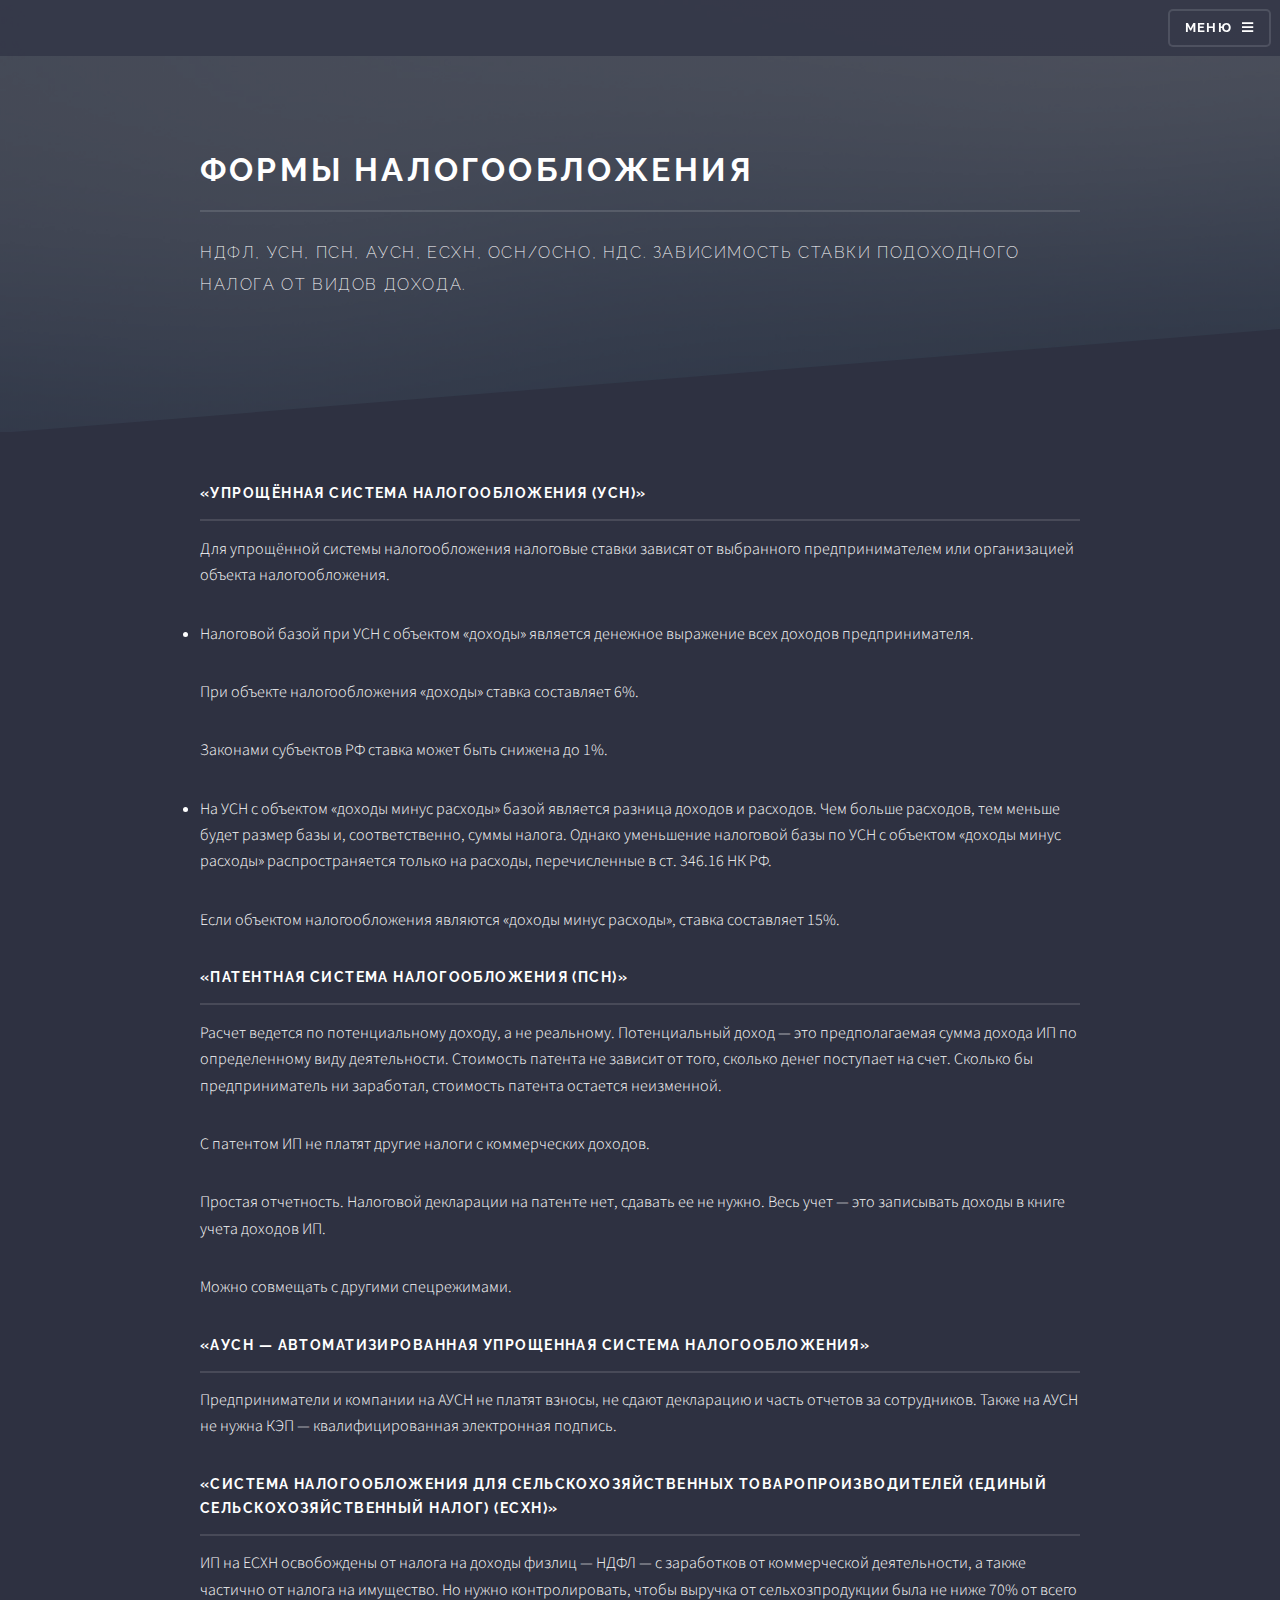
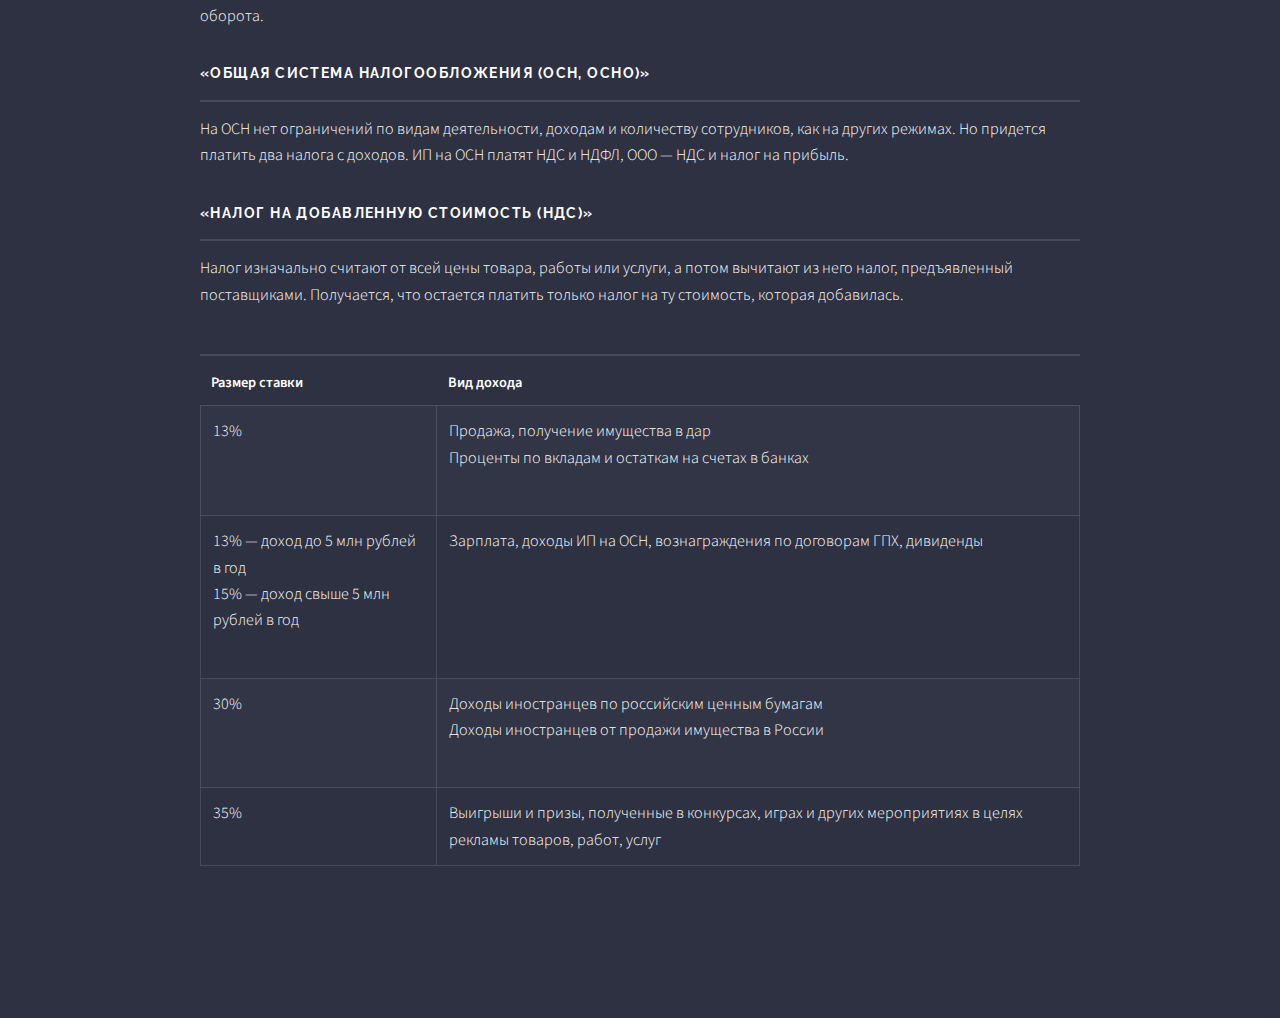
<file: second.html>
<!DOCTYPE HTML>

<html>
	<head>
		<title>Predprinimatel'</title>
		<meta charset="utf-8" />
		<meta name="viewport" content="width=device-width, initial-scale=1, user-scalable=no" />
		<link rel="stylesheet" href="assets/css/main.css" />
		<noscript><link rel="stylesheet" href="assets/css/noscript.css" /></noscript>
		<link rel="shortcut icon" href="images/diamond.png" type="image/x-icon">
	</head>
	<body class="is-preload">

		<!-- Page Wrapper -->
			<div id="page-wrapper">

				<!-- Header -->
					<header id="header">
						
						<nav>
							<a href="#menu">Меню</a>
						</nav>
					</header>

				<!-- Menu -->
					<nav id="menu">
						<div class="inner">
							<h2>Меню</h2>
							<ul class="links">
								<li><a href="index.html">Главная</a></li>
								<li><a href="first.html">Формы предпринимательства</a></li>
								<li><a href="second.html">Формы налогообложения</a></li>
								<li><a href="third.html">Налоговые каникулы</a></li>

							</ul>
							<a href="#" class="close">Close</a>
						</div>
					</nav>

				<!-- Wrapper -->
					<section id="wrapper">
						<header>
							<div class="inner">
								<h2>Формы налогообложения</h2>
								<p>НДФЛ, УСН, ПСН, АУСН, ЕСХН, ОСН/ОСНО, НДС. Зависимость ставки подоходного налога от видов дохода. </p>
							</div>
						</header>

						<!-- Content -->
							<div class="wrapper">
								<div class="inner">

									<h3 class="major">«Упрощённая система налогообложения (УСН)»</h3>
									<p>Для упрощённой системы налогообложения налоговые ставки зависят от выбранного предпринимателем или организацией объекта налогообложения.</p>
									<p>
										<li>Налоговой базой при УСН с объектом «доходы» является денежное выражение всех доходов предпринимателя.</li>
									</p>
									<p>При объекте налогообложения «доходы» ставка составляет 6%.</p>
									<p>Законами субъектов РФ ставка может быть снижена до 1%.</p>
									<p>
										<li>На УСН с объектом «доходы минус расходы» базой является разница доходов и расходов. Чем больше расходов, тем меньше будет размер базы и, соответственно, суммы налога. Однако уменьшение налоговой базы по УСН с объектом «доходы минус расходы» распространяется только на расходы, перечисленные в ст. 346.16 НК РФ. </li>
									</p>
									<p>Если объектом налогообложения являются «доходы минус расходы», ставка составляет 15%.</p>

									<h3 class="major">«Патентная система налогообложения (ПСН)»</h3>
									<p>Расчет ведется по потенциальному доходу, а не реальному. Потенциальный доход — это предполагаемая сумма дохода ИП по определенному виду деятельности. Стоимость патента не зависит от того, сколько денег поступает на счет. Сколько бы предприниматель ни заработал, стоимость патента остается неизменной.</p>
									<p>С патентом ИП не платят другие налоги с коммерческих доходов. </p>
									<p>Простая отчетность. Налоговой декларации на патенте нет, сдавать ее не нужно. Весь учет — это записывать доходы в книге учета доходов ИП.</p>
									<p>Можно совмещать с другими спецрежимами.</p>

									<h3 class="major">«АУСН — автоматизированная упрощенная система налогообложения»</h3>
									<p>Предприниматели и компании на АУСН не платят взносы, не сдают декларацию и часть отчетов за сотрудников. Также на АУСН не нужна КЭП — квалифицированная электронная подпись.</p>

									<h3 class="major">«Система налогообложения для сельскохозяйственных товаропроизводителей (единый сельскохозяйственный налог) (ЕСХН)»</h3>
									<p>ИП на ЕСХН освобождены от налога на доходы физлиц — НДФЛ — с заработков от коммерческой деятельности, а также частично от налога на имущество. Но нужно контролировать, чтобы выручка от сельхозпродукции была не ниже 70% от всего оборота.</p>

									<h3 class="major">«Общая система налогообложения (ОСН, ОСНО)»</h3>
									<p>На ОСН нет ограничений по видам деятельности, доходам и количеству сотрудников, как на других режимах. Но придется платить два налога с доходов. ИП на ОСН платят НДС и НДФЛ, ООО — НДС и налог на прибыль. </p>

									<h3 class="major">«Налог на добавленную стоимость (НДС)»</h3>
									<p>Налог изначально считают от всей цены товара, работы или услуги, а потом вычитают из него налог, предъявленный поставщиками. Получается, что остается платить только налог на ту стоимость, которая добавилась.</p>


									<section>
										<h3 class="major"></h3>

										<div class="table-wrapper">
											<table class="alt">
												<thead>
												<tr>
													<th>Размер ставки</th>
													<th>Вид дохода</th>

												</tr>
												</thead>
												<tbody>
												<tr>
													<td>13%</td>

													<td>
														Продажа, получение имущества в дар
														<p>Проценты по вкладам и остаткам на счетах в банках</p>
													</td>
												</tr>
												<tr>
													<td>13% — доход до 5 млн рублей в год
														<p>15% — доход свыше 5 млн рублей в год</p>
													</td>
													<td>Зарплата, доходы ИП на ОСН, вознаграждения по договорам ГПХ, дивиденды</td>

												</tr>
												<tr>
													<td>30%
													</td>
													<td>Доходы иностранцев по российским ценным бумагам

														<p>Доходы иностранцев от продажи имущества в России</p>
													</td>

												</tr>
												<tr>
													<td>35%</td>
													<td>Выигрыши и призы, полученные в конкурсах, играх и других мероприятиях в целях рекламы товаров, работ, услуг


													</td>

												</tr>

												</tbody>

											</table>
										</div>
									</section>

								</div>
							</div>

					</section>



			</div>

		<!-- Scripts -->
			<script src="assets/js/jquery.min.js"></script>
			<script src="assets/js/jquery.scrollex.min.js"></script>
			<script src="assets/js/browser.min.js"></script>
			<script src="assets/js/breakpoints.min.js"></script>
			<script src="assets/js/util.js"></script>
			<script src="assets/js/main.js"></script>

	</body>
</html>
</file>
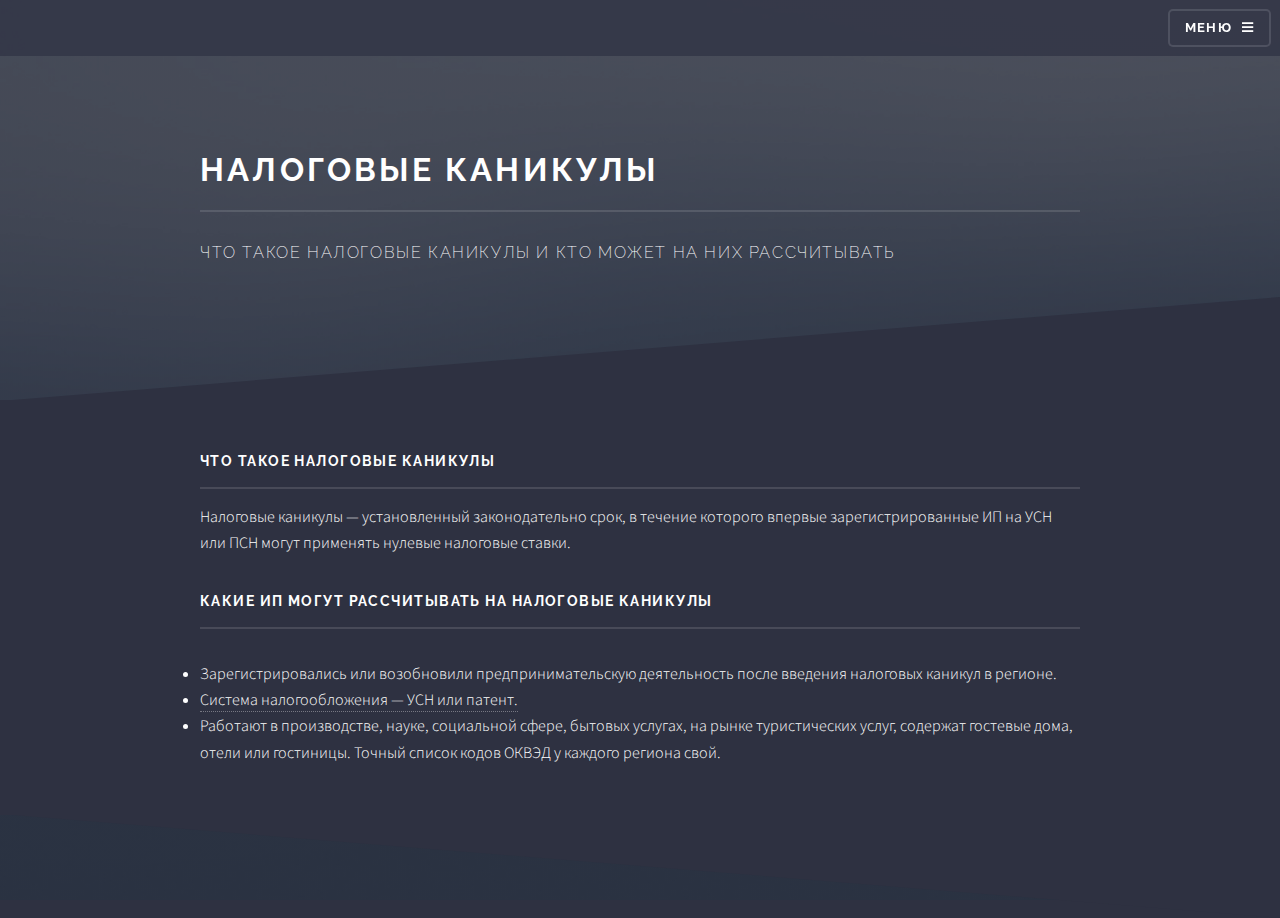
<file: third.html>
<!DOCTYPE HTML>

<html>
	<head>
		<title>Predprinimatel'</title>
		<meta charset="utf-8" />
		<meta name="viewport" content="width=device-width, initial-scale=1, user-scalable=no" />
		<link rel="stylesheet" href="assets/css/main.css" />
		<noscript><link rel="stylesheet" href="assets/css/noscript.css" /></noscript>
		<link rel="shortcut icon" href="images/diamond.png" type="image/x-icon">
	</head>
	<body class="is-preload">

		<!-- Page Wrapper -->
			<div id="page-wrapper">

				<!-- Header -->
					<header id="header">
						
						<nav>
							<a href="#menu">Меню</a>
						</nav>
					</header>

				<!-- Menu -->
					<nav id="menu">
						<div class="inner">
							<h2>Меню</h2>
							<ul class="links">
								<li><a href="index.html">Главная</a></li>
								<li><a href="first.html">Формы предпринимательства</a></li>
								<li><a href="second.html">Формы налогообложения</a></li>
								<li><a href="third.html">Налоговые каникулы</a></li>

							</ul>
							<a href="#" class="close">Close</a>
						</div>
					</nav>

				<!-- Wrapper -->
					<section id="wrapper">
						<header>
							<div class="inner">
								<h2>Налоговые каникулы</h2>
								<p>Что такое налоговые каникулы и кто может на них рассчитывать</p>
							</div>
						</header>

						<!-- Content -->
							<div class="wrapper">
								<div class="inner">
									<h3 class="major">Что такое налоговые каникулы</h3>
									<p>Налоговые каникулы — установленный законодательно срок, в течение которого впервые зарегистрированные ИП на УСН или ПСН могут применять нулевые налоговые ставки.</p>
									<h3 class="major">Какие ИП могут рассчитывать на налоговые каникулы</h3>
									<p>
										<li>Зарегистрировались или возобновили предпринимательскую деятельность после введения налоговых каникул в регионе. </li>
										<li>
											<a href="second.html">Система налогообложения — УСН или патент.</a>
										</li>
										<li>Работают в производстве, науке, социальной сфере, бытовых услугах, на рынке туристических услуг, содержат гостевые дома, отели или гостиницы. Точный список кодов ОКВЭД у каждого региона свой.</li>
									</p>

								</div>
							</div>

					</section>



			</div>

		<!-- Scripts -->
			<script src="assets/js/jquery.min.js"></script>
			<script src="assets/js/jquery.scrollex.min.js"></script>
			<script src="assets/js/browser.min.js"></script>
			<script src="assets/js/breakpoints.min.js"></script>
			<script src="assets/js/util.js"></script>
			<script src="assets/js/main.js"></script>

	</body>
</html>
</file>
<file: assets/css/noscript.css>
/* Banner */

	body.is-preload #banner .logo {
		-moz-transform: none;
		-webkit-transform: none;
		-ms-transform: none;
		transform: none;
		opacity: 1;
	}

	body.is-preload #banner h2 {
		opacity: 1;
		-moz-transform: none;
		-webkit-transform: none;
		-ms-transform: none;
		transform: none;
		-moz-filter: none;
		-webkit-filter: none;
		-ms-filter: none;
		filter: none;
	}

	body.is-preload #banner p {
		opacity: 01;
		-moz-transform: none;
		-webkit-transform: none;
		-ms-transform: none;
		transform: none;
		-moz-filter: none;
		-webkit-filter: none;
		-ms-filter: none;
		filter: none;
	}
</file>
<file: assets/css/main.css>
@import url(fontawesome-all.min.css);
@import url("https://fonts.googleapis.com/css?family=Raleway:200,700|Source+Sans+Pro:300,600,300italic,600italic");



html, body, div, span, applet, object,
iframe, h1, h2, h3, h4, h5, h6, p, blockquote,
pre, a, abbr, acronym, address, big, cite,
code, del, dfn, em, img, ins, kbd, q, s, samp,
small, strike, strong, sub, sup, tt, var, b,
u, i, center, dl, dt, dd, ol, ul, li, fieldset,
form, label, legend, table, caption, tbody,
tfoot, thead, tr, th, td, article, aside,
canvas, details, embed, figure, figcaption,
footer, header, hgroup, menu, nav, output, ruby,
section, summary, time, mark, audio, video {
	margin: 0;
	padding: 0;
	border: 0;
	font-size: 100%;
	font: inherit;
	vertical-align: baseline;}

article, aside, details, figcaption, figure,
footer, header, hgroup, menu, nav, section {
	display: block;}

body {
	line-height: 1;
}

ol, ul {
	list-style: none;
}

blockquote, q {
	quotes: none;
}

	blockquote:before, blockquote:after, q:before, q:after {
		content: '';
		content: none;
	}

table {
	border-collapse: collapse;
	border-spacing: 0;
}

body {
	-webkit-text-size-adjust: none;
}

mark {
	background-color: transparent;
	color: inherit;
}

input::-moz-focus-inner {
	border: 0;
	padding: 0;
}

input, select, textarea {
	-moz-appearance: none;
	-webkit-appearance: none;
	-ms-appearance: none;
	appearance: none;
}

/* Basic */

	@-ms-viewport {
		width: device-width;
	}

	body {
		-ms-overflow-style: scrollbar;
	}

	@media screen and (max-width: 480px) {

		html, body {
			min-width: 320px;
		}

	}

	html {
		box-sizing: border-box;
	}

	*, *:before, *:after {
		box-sizing: inherit;
	}

	body {
		background-color: #2e3141;
		background-image: linear-gradient(to top, rgba(46, 49, 65, 0.8), rgba(46, 49, 65, 0.8)), url("../../images/bg.jpg");
		background-size: auto,
 cover;
		background-attachment: fixed,
 fixed;
		background-position: center,
 center;
	}

		body.is-preload *, body.is-preload *:before, body.is-preload *:after {
			-moz-animation: none !important;
			-webkit-animation: none !important;
			-ms-animation: none !important;
			animation: none !important;
			-moz-transition: none !important;
			-webkit-transition: none !important;
			-ms-transition: none !important;
			transition: none !important;
		}

/* Type */

	body, input, select, textarea {
		color: #ffffff;
		font-family: "Source Sans Pro", Helvetica, sans-serif;
		font-size: 16.5pt;
		font-weight: 300;
		line-height: 1.65;
	}

		@media screen and (max-width: 1680px) {

			body, input, select, textarea {
				font-size: 13pt;
			}

		}

		@media screen and (max-width: 1280px) {

			body, input, select, textarea {
				font-size: 12pt;
			}

		}

		@media screen and (max-width: 980px) {

			body, input, select, textarea {
				font-size: 12pt;
			}

		}

		@media screen and (max-width: 736px) {

			body, input, select, textarea {
				font-size: 12pt;
			}

		}

		@media screen and (max-width: 480px) {

			body, input, select, textarea {
				font-size: 12pt;
			}

		}

	a {
		-moz-transition: color 0.2s ease-in-out, border-bottom-color 0.2s ease-in-out;
		-webkit-transition: color 0.2s ease-in-out, border-bottom-color 0.2s ease-in-out;
		-ms-transition: color 0.2s ease-in-out, border-bottom-color 0.2s ease-in-out;
		transition: color 0.2s ease-in-out, border-bottom-color 0.2s ease-in-out;
		border-bottom: dotted 1px rgba(255, 255, 255, 0.35);
		color: #ffffff;
		text-decoration: none;
	}

		a:hover {
			border-bottom-color: transparent;
			color: #ffffff !important;
		}

		a.special:not(.button) {
			text-decoration: none;
			border-bottom: 0;
			display: block;
			font-family: Raleway, Helvetica, sans-serif;
			font-size: 0.8em;
			font-weight: 700;
			letter-spacing: 0.1em;
			margin: 0 0 2em 0;
			text-transform: uppercase;
		}

			a.special:not(.button):before {
				-moz-osx-font-smoothing: grayscale;
				-webkit-font-smoothing: antialiased;
				display: inline-block;
				font-style: normal;
				font-variant: normal;
				text-rendering: auto;
				line-height: 1;
				text-transform: none !important;
				font-family: 'Font Awesome 5 Free';
				font-weight: 900;
			}

			a.special:not(.button):before {
				-moz-transition: background-color 0.2s ease-in-out;
				-webkit-transition: background-color 0.2s ease-in-out;
				-ms-transition: background-color 0.2s ease-in-out;
				transition: background-color 0.2s ease-in-out;
				border-radius: 100%;
				border: solid 2px rgba(255, 255, 255, 0.125);
				content: '\f105';
				display: inline-block;
				font-size: 1.25em;
				height: 2em;
				line-height: 1.75em;
				margin-right: 0.85em;
				text-align: center;
				text-indent: 0.15em;
				vertical-align: middle;
				width: 2em;
			}

			a.special:not(.button):hover:before {
				background-color: rgba(255, 255, 255, 0.025);
			}

			a.special:not(.button):active:before {
				background-color: rgba(255, 255, 255, 0.075);
			}

	strong, b {
		color: #ffffff;
		font-weight: 600;
	}

	em, i {
		font-style: italic;
	}

	p {
		margin: 0 0 2em 0;
	}

	h1, h2, h3, h4, h5, h6 {
		color: #ffffff;
		font-family: Raleway, Helvetica, sans-serif;
		font-weight: 700;
		letter-spacing: 0.1em;
		margin: 0 0 1em 0;
		text-transform: uppercase;
	}

		h1 a, h2 a, h3 a, h4 a, h5 a, h6 a {
			color: inherit;
			text-decoration: none;
			border-bottom: 0;
		}

		h1 span, h2 span, h3 span, h4 span, h5 span, h6 span {
			font-weight: 200;
		}

		h1.major, h2.major, h3.major, h4.major, h5.major, h6.major {
			padding-bottom: 1em;
			border-bottom: solid 2px rgba(255, 255, 255, 0.125);
		}

	h2 {
		font-size: 1.2em;
	}

	h3 {
		font-size: 0.9em;
	}

	h4 {
		font-size: 0.7em;
	}

	h5 {
		font-size: 0.7em;
	}

	h6 {
		font-size: 0.7em;
	}

	@media screen and (max-width: 736px) {

		h2 {
			font-size: 1em;
		}

		h3 {
			font-size: 0.8em;
		}

	}

	sub {
		font-size: 0.8em;
		position: relative;
		top: 0.5em;
	}

	sup {
		font-size: 0.8em;
		position: relative;
		top: -0.5em;
	}

	blockquote {
		border-left: solid 4px rgba(255, 255, 255, 0.125);
		font-style: italic;
		margin: 0 0 2em 0;
		padding: 0.5em 0 0.5em 2em;
	}

	code {
		background: rgba(255, 255, 255, 0.025);
		border-radius: 5px;
		border: solid 2px rgba(255, 255, 255, 0.125);
		font-family: "Courier New", monospace;
		font-size: 0.9em;
		margin: 0 0.25em;
		padding: 0.25em 0.65em;
	}

	pre {
		-webkit-overflow-scrolling: touch;
		font-family: "Courier New", monospace;
		font-size: 0.9em;
		margin: 0 0 2em 0;
	}

		pre code {
			display: block;
			line-height: 1.75em;
			padding: 1em 1.5em;
			overflow-x: auto;
		}

	hr {
		border: 0;
		border-bottom: solid 2px rgba(255, 255, 255, 0.125);
		margin: 2.5em 0;
	}

		hr.major {
			margin: 4em 0;
		}

	.align-left {
		text-align: left;
	}

	.align-center {
		text-align: center;
	}

	.align-right {
		text-align: right;
	}

/* Row */

	.row {
		display: flex;
		flex-wrap: wrap;
		box-sizing: border-box;
		align-items: stretch;
	}

		.row > * {
			box-sizing: border-box;
		}

		.row.gtr-uniform > * > :last-child {
			margin-bottom: 0;
		}

		.row.aln-left {
			justify-content: flex-start;
		}

		.row.aln-center {
			justify-content: center;
		}

		.row.aln-right {
			justify-content: flex-end;
		}

		.row.aln-top {
			align-items: flex-start;
		}

		.row.aln-middle {
			align-items: center;
		}

		.row.aln-bottom {
			align-items: flex-end;
		}

		.row > .imp {
			order: -1;
		}

		.row > .col-1 {
			width: 8.33333%;
		}

		.row > .off-1 {
			margin-left: 8.33333%;
		}

		.row > .col-2 {
			width: 16.66667%;
		}

		.row > .off-2 {
			margin-left: 16.66667%;
		}

		.row > .col-3 {
			width: 25%;
		}

		.row > .off-3 {
			margin-left: 25%;
		}

		.row > .col-4 {
			width: 33.33333%;
		}

		.row > .off-4 {
			margin-left: 33.33333%;
		}

		.row > .col-5 {
			width: 41.66667%;
		}

		.row > .off-5 {
			margin-left: 41.66667%;
		}

		.row > .col-6 {
			width: 50%;
		}

		.row > .off-6 {
			margin-left: 50%;
		}

		.row > .col-7 {
			width: 58.33333%;
		}

		.row > .off-7 {
			margin-left: 58.33333%;
		}

		.row > .col-8 {
			width: 66.66667%;
		}

		.row > .off-8 {
			margin-left: 66.66667%;
		}

		.row > .col-9 {
			width: 75%;
		}

		.row > .off-9 {
			margin-left: 75%;
		}

		.row > .col-10 {
			width: 83.33333%;
		}

		.row > .off-10 {
			margin-left: 83.33333%;
		}

		.row > .col-11 {
			width: 91.66667%;
		}

		.row > .off-11 {
			margin-left: 91.66667%;
		}

		.row > .col-12 {
			width: 100%;
		}

		.row > .off-12 {
			margin-left: 100%;
		}

		.row.gtr-0 {
			margin-top: 0;
			margin-left: 0em;
		}

			.row.gtr-0 > * {
				padding: 0 0 0 0em;
			}

			.row.gtr-0.gtr-uniform {
				margin-top: 0em;
			}

				.row.gtr-0.gtr-uniform > * {
					padding-top: 0em;
				}

		.row.gtr-25 {
			margin-top: 0;
			margin-left: -0.4375em;
		}

			.row.gtr-25 > * {
				padding: 0 0 0 0.4375em;
			}

			.row.gtr-25.gtr-uniform {
				margin-top: -0.4375em;
			}

				.row.gtr-25.gtr-uniform > * {
					padding-top: 0.4375em;
				}

		.row.gtr-50 {
			margin-top: 0;
			margin-left: -0.875em;
		}

			.row.gtr-50 > * {
				padding: 0 0 0 0.875em;
			}

			.row.gtr-50.gtr-uniform {
				margin-top: -0.875em;
			}

				.row.gtr-50.gtr-uniform > * {
					padding-top: 0.875em;
				}

		.row {
			margin-top: 0;
			margin-left: -1.75em;
		}

			.row > * {
				padding: 0 0 0 1.75em;
			}

			.row.gtr-uniform {
				margin-top: -1.75em;
			}

				.row.gtr-uniform > * {
					padding-top: 1.75em;
				}

		.row.gtr-150 {
			margin-top: 0;
			margin-left: -2.625em;
		}

			.row.gtr-150 > * {
				padding: 0 0 0 2.625em;
			}

			.row.gtr-150.gtr-uniform {
				margin-top: -2.625em;
			}

				.row.gtr-150.gtr-uniform > * {
					padding-top: 2.625em;
				}

		.row.gtr-200 {
			margin-top: 0;
			margin-left: -3.5em;
		}

			.row.gtr-200 > * {
				padding: 0 0 0 3.5em;
			}

			.row.gtr-200.gtr-uniform {
				margin-top: -3.5em;
			}

				.row.gtr-200.gtr-uniform > * {
					padding-top: 3.5em;
				}

		@media screen and (max-width: 1680px) {

			.row {
				display: flex;
				flex-wrap: wrap;
				box-sizing: border-box;
				align-items: stretch;
			}

				.row > * {
					box-sizing: border-box;
				}

				.row.gtr-uniform > * > :last-child {
					margin-bottom: 0;
				}

				.row.aln-left {
					justify-content: flex-start;
				}

				.row.aln-center {
					justify-content: center;
				}

				.row.aln-right {
					justify-content: flex-end;
				}

				.row.aln-top {
					align-items: flex-start;
				}

				.row.aln-middle {
					align-items: center;
				}

				.row.aln-bottom {
					align-items: flex-end;
				}

				.row > .imp-xlarge {
					order: -1;
				}

				.row > .col-1-xlarge {
					width: 8.33333%;
				}

				.row > .off-1-xlarge {
					margin-left: 8.33333%;
				}

				.row > .col-2-xlarge {
					width: 16.66667%;
				}

				.row > .off-2-xlarge {
					margin-left: 16.66667%;
				}

				.row > .col-3-xlarge {
					width: 25%;
				}

				.row > .off-3-xlarge {
					margin-left: 25%;
				}

				.row > .col-4-xlarge {
					width: 33.33333%;
				}

				.row > .off-4-xlarge {
					margin-left: 33.33333%;
				}

				.row > .col-5-xlarge {
					width: 41.66667%;
				}

				.row > .off-5-xlarge {
					margin-left: 41.66667%;
				}

				.row > .col-6-xlarge {
					width: 50%;
				}

				.row > .off-6-xlarge {
					margin-left: 50%;
				}

				.row > .col-7-xlarge {
					width: 58.33333%;
				}

				.row > .off-7-xlarge {
					margin-left: 58.33333%;
				}

				.row > .col-8-xlarge {
					width: 66.66667%;
				}

				.row > .off-8-xlarge {
					margin-left: 66.66667%;
				}

				.row > .col-9-xlarge {
					width: 75%;
				}

				.row > .off-9-xlarge {
					margin-left: 75%;
				}

				.row > .col-10-xlarge {
					width: 83.33333%;
				}

				.row > .off-10-xlarge {
					margin-left: 83.33333%;
				}

				.row > .col-11-xlarge {
					width: 91.66667%;
				}

				.row > .off-11-xlarge {
					margin-left: 91.66667%;
				}

				.row > .col-12-xlarge {
					width: 100%;
				}

				.row > .off-12-xlarge {
					margin-left: 100%;
				}

				.row.gtr-0 {
					margin-top: 0;
					margin-left: 0em;
				}

					.row.gtr-0 > * {
						padding: 0 0 0 0em;
					}

					.row.gtr-0.gtr-uniform {
						margin-top: 0em;
					}

						.row.gtr-0.gtr-uniform > * {
							padding-top: 0em;
						}

				.row.gtr-25 {
					margin-top: 0;
					margin-left: -0.4375em;
				}

					.row.gtr-25 > * {
						padding: 0 0 0 0.4375em;
					}

					.row.gtr-25.gtr-uniform {
						margin-top: -0.4375em;
					}

						.row.gtr-25.gtr-uniform > * {
							padding-top: 0.4375em;
						}

				.row.gtr-50 {
					margin-top: 0;
					margin-left: -0.875em;
				}

					.row.gtr-50 > * {
						padding: 0 0 0 0.875em;
					}

					.row.gtr-50.gtr-uniform {
						margin-top: -0.875em;
					}

						.row.gtr-50.gtr-uniform > * {
							padding-top: 0.875em;
						}

				.row {
					margin-top: 0;
					margin-left: -1.75em;
				}

					.row > * {
						padding: 0 0 0 1.75em;
					}

					.row.gtr-uniform {
						margin-top: -1.75em;
					}

						.row.gtr-uniform > * {
							padding-top: 1.75em;
						}

				.row.gtr-150 {
					margin-top: 0;
					margin-left: -2.625em;
				}

					.row.gtr-150 > * {
						padding: 0 0 0 2.625em;
					}

					.row.gtr-150.gtr-uniform {
						margin-top: -2.625em;
					}

						.row.gtr-150.gtr-uniform > * {
							padding-top: 2.625em;
						}

				.row.gtr-200 {
					margin-top: 0;
					margin-left: -3.5em;
				}

					.row.gtr-200 > * {
						padding: 0 0 0 3.5em;
					}

					.row.gtr-200.gtr-uniform {
						margin-top: -3.5em;
					}

						.row.gtr-200.gtr-uniform > * {
							padding-top: 3.5em;
						}

		}

		@media screen and (max-width: 1280px) {

			.row {
				display: flex;
				flex-wrap: wrap;
				box-sizing: border-box;
				align-items: stretch;
			}

				.row > * {
					box-sizing: border-box;
				}

				.row.gtr-uniform > * > :last-child {
					margin-bottom: 0;
				}

				.row.aln-left {
					justify-content: flex-start;
				}

				.row.aln-center {
					justify-content: center;
				}

				.row.aln-right {
					justify-content: flex-end;
				}

				.row.aln-top {
					align-items: flex-start;
				}

				.row.aln-middle {
					align-items: center;
				}

				.row.aln-bottom {
					align-items: flex-end;
				}

				.row > .imp-large {
					order: -1;
				}

				.row > .col-1-large {
					width: 8.33333%;
				}

				.row > .off-1-large {
					margin-left: 8.33333%;
				}

				.row > .col-2-large {
					width: 16.66667%;
				}

				.row > .off-2-large {
					margin-left: 16.66667%;
				}

				.row > .col-3-large {
					width: 25%;
				}

				.row > .off-3-large {
					margin-left: 25%;
				}

				.row > .col-4-large {
					width: 33.33333%;
				}

				.row > .off-4-large {
					margin-left: 33.33333%;
				}

				.row > .col-5-large {
					width: 41.66667%;
				}

				.row > .off-5-large {
					margin-left: 41.66667%;
				}

				.row > .col-6-large {
					width: 50%;
				}

				.row > .off-6-large {
					margin-left: 50%;
				}

				.row > .col-7-large {
					width: 58.33333%;
				}

				.row > .off-7-large {
					margin-left: 58.33333%;
				}

				.row > .col-8-large {
					width: 66.66667%;
				}

				.row > .off-8-large {
					margin-left: 66.66667%;
				}

				.row > .col-9-large {
					width: 75%;
				}

				.row > .off-9-large {
					margin-left: 75%;
				}

				.row > .col-10-large {
					width: 83.33333%;
				}

				.row > .off-10-large {
					margin-left: 83.33333%;
				}

				.row > .col-11-large {
					width: 91.66667%;
				}

				.row > .off-11-large {
					margin-left: 91.66667%;
				}

				.row > .col-12-large {
					width: 100%;
				}

				.row > .off-12-large {
					margin-left: 100%;
				}

				.row.gtr-0 {
					margin-top: 0;
					margin-left: 0em;
				}

					.row.gtr-0 > * {
						padding: 0 0 0 0em;
					}

					.row.gtr-0.gtr-uniform {
						margin-top: 0em;
					}

						.row.gtr-0.gtr-uniform > * {
							padding-top: 0em;
						}

				.row.gtr-25 {
					margin-top: 0;
					margin-left: -0.4375em;
				}

					.row.gtr-25 > * {
						padding: 0 0 0 0.4375em;
					}

					.row.gtr-25.gtr-uniform {
						margin-top: -0.4375em;
					}

						.row.gtr-25.gtr-uniform > * {
							padding-top: 0.4375em;
						}

				.row.gtr-50 {
					margin-top: 0;
					margin-left: -0.875em;
				}

					.row.gtr-50 > * {
						padding: 0 0 0 0.875em;
					}

					.row.gtr-50.gtr-uniform {
						margin-top: -0.875em;
					}

						.row.gtr-50.gtr-uniform > * {
							padding-top: 0.875em;
						}

				.row {
					margin-top: 0;
					margin-left: -1.75em;
				}

					.row > * {
						padding: 0 0 0 1.75em;
					}

					.row.gtr-uniform {
						margin-top: -1.75em;
					}

						.row.gtr-uniform > * {
							padding-top: 1.75em;
						}

				.row.gtr-150 {
					margin-top: 0;
					margin-left: -2.625em;
				}

					.row.gtr-150 > * {
						padding: 0 0 0 2.625em;
					}

					.row.gtr-150.gtr-uniform {
						margin-top: -2.625em;
					}

						.row.gtr-150.gtr-uniform > * {
							padding-top: 2.625em;
						}

				.row.gtr-200 {
					margin-top: 0;
					margin-left: -3.5em;
				}

					.row.gtr-200 > * {
						padding: 0 0 0 3.5em;
					}

					.row.gtr-200.gtr-uniform {
						margin-top: -3.5em;
					}

						.row.gtr-200.gtr-uniform > * {
							padding-top: 3.5em;
						}

		}

		@media screen and (max-width: 980px) {

			.row {
				display: flex;
				flex-wrap: wrap;
				box-sizing: border-box;
				align-items: stretch;
			}

				.row > * {
					box-sizing: border-box;
				}

				.row.gtr-uniform > * > :last-child {
					margin-bottom: 0;
				}

				.row.aln-left {
					justify-content: flex-start;
				}

				.row.aln-center {
					justify-content: center;
				}

				.row.aln-right {
					justify-content: flex-end;
				}

				.row.aln-top {
					align-items: flex-start;
				}

				.row.aln-middle {
					align-items: center;
				}

				.row.aln-bottom {
					align-items: flex-end;
				}

				.row > .imp-medium {
					order: -1;
				}

				.row > .col-1-medium {
					width: 8.33333%;
				}

				.row > .off-1-medium {
					margin-left: 8.33333%;
				}

				.row > .col-2-medium {
					width: 16.66667%;
				}

				.row > .off-2-medium {
					margin-left: 16.66667%;
				}

				.row > .col-3-medium {
					width: 25%;
				}

				.row > .off-3-medium {
					margin-left: 25%;
				}

				.row > .col-4-medium {
					width: 33.33333%;
				}

				.row > .off-4-medium {
					margin-left: 33.33333%;
				}

				.row > .col-5-medium {
					width: 41.66667%;
				}

				.row > .off-5-medium {
					margin-left: 41.66667%;
				}

				.row > .col-6-medium {
					width: 50%;
				}

				.row > .off-6-medium {
					margin-left: 50%;
				}

				.row > .col-7-medium {
					width: 58.33333%;
				}

				.row > .off-7-medium {
					margin-left: 58.33333%;
				}

				.row > .col-8-medium {
					width: 66.66667%;
				}

				.row > .off-8-medium {
					margin-left: 66.66667%;
				}

				.row > .col-9-medium {
					width: 75%;
				}

				.row > .off-9-medium {
					margin-left: 75%;
				}

				.row > .col-10-medium {
					width: 83.33333%;
				}

				.row > .off-10-medium {
					margin-left: 83.33333%;
				}

				.row > .col-11-medium {
					width: 91.66667%;
				}

				.row > .off-11-medium {
					margin-left: 91.66667%;
				}

				.row > .col-12-medium {
					width: 100%;
				}

				.row > .off-12-medium {
					margin-left: 100%;
				}

				.row.gtr-0 {
					margin-top: 0;
					margin-left: 0em;
				}

					.row.gtr-0 > * {
						padding: 0 0 0 0em;
					}

					.row.gtr-0.gtr-uniform {
						margin-top: 0em;
					}

						.row.gtr-0.gtr-uniform > * {
							padding-top: 0em;
						}

				.row.gtr-25 {
					margin-top: 0;
					margin-left: -0.4375em;
				}

					.row.gtr-25 > * {
						padding: 0 0 0 0.4375em;
					}

					.row.gtr-25.gtr-uniform {
						margin-top: -0.4375em;
					}

						.row.gtr-25.gtr-uniform > * {
							padding-top: 0.4375em;
						}

				.row.gtr-50 {
					margin-top: 0;
					margin-left: -0.875em;
				}

					.row.gtr-50 > * {
						padding: 0 0 0 0.875em;
					}

					.row.gtr-50.gtr-uniform {
						margin-top: -0.875em;
					}

						.row.gtr-50.gtr-uniform > * {
							padding-top: 0.875em;
						}

				.row {
					margin-top: 0;
					margin-left: -1.75em;
				}

					.row > * {
						padding: 0 0 0 1.75em;
					}

					.row.gtr-uniform {
						margin-top: -1.75em;
					}

						.row.gtr-uniform > * {
							padding-top: 1.75em;
						}

				.row.gtr-150 {
					margin-top: 0;
					margin-left: -2.625em;
				}

					.row.gtr-150 > * {
						padding: 0 0 0 2.625em;
					}

					.row.gtr-150.gtr-uniform {
						margin-top: -2.625em;
					}

						.row.gtr-150.gtr-uniform > * {
							padding-top: 2.625em;
						}

				.row.gtr-200 {
					margin-top: 0;
					margin-left: -3.5em;
				}

					.row.gtr-200 > * {
						padding: 0 0 0 3.5em;
					}

					.row.gtr-200.gtr-uniform {
						margin-top: -3.5em;
					}

						.row.gtr-200.gtr-uniform > * {
							padding-top: 3.5em;
						}

		}

		@media screen and (max-width: 736px) {

			.row {
				display: flex;
				flex-wrap: wrap;
				box-sizing: border-box;
				align-items: stretch;
			}

				.row > * {
					box-sizing: border-box;
				}

				.row.gtr-uniform > * > :last-child {
					margin-bottom: 0;
				}

				.row.aln-left {
					justify-content: flex-start;
				}

				.row.aln-center {
					justify-content: center;
				}

				.row.aln-right {
					justify-content: flex-end;
				}

				.row.aln-top {
					align-items: flex-start;
				}

				.row.aln-middle {
					align-items: center;
				}

				.row.aln-bottom {
					align-items: flex-end;
				}

				.row > .imp-small {
					order: -1;
				}

				.row > .col-1-small {
					width: 8.33333%;
				}

				.row > .off-1-small {
					margin-left: 8.33333%;
				}

				.row > .col-2-small {
					width: 16.66667%;
				}

				.row > .off-2-small {
					margin-left: 16.66667%;
				}

				.row > .col-3-small {
					width: 25%;
				}

				.row > .off-3-small {
					margin-left: 25%;
				}

				.row > .col-4-small {
					width: 33.33333%;
				}

				.row > .off-4-small {
					margin-left: 33.33333%;
				}

				.row > .col-5-small {
					width: 41.66667%;
				}

				.row > .off-5-small {
					margin-left: 41.66667%;
				}

				.row > .col-6-small {
					width: 50%;
				}

				.row > .off-6-small {
					margin-left: 50%;
				}

				.row > .col-7-small {
					width: 58.33333%;
				}

				.row > .off-7-small {
					margin-left: 58.33333%;
				}

				.row > .col-8-small {
					width: 66.66667%;
				}

				.row > .off-8-small {
					margin-left: 66.66667%;
				}

				.row > .col-9-small {
					width: 75%;
				}

				.row > .off-9-small {
					margin-left: 75%;
				}

				.row > .col-10-small {
					width: 83.33333%;
				}

				.row > .off-10-small {
					margin-left: 83.33333%;
				}

				.row > .col-11-small {
					width: 91.66667%;
				}

				.row > .off-11-small {
					margin-left: 91.66667%;
				}

				.row > .col-12-small {
					width: 100%;
				}

				.row > .off-12-small {
					margin-left: 100%;
				}

				.row.gtr-0 {
					margin-top: 0;
					margin-left: 0em;
				}

					.row.gtr-0 > * {
						padding: 0 0 0 0em;
					}

					.row.gtr-0.gtr-uniform {
						margin-top: 0em;
					}

						.row.gtr-0.gtr-uniform > * {
							padding-top: 0em;
						}

				.row.gtr-25 {
					margin-top: 0;
					margin-left: -0.3125em;
				}

					.row.gtr-25 > * {
						padding: 0 0 0 0.3125em;
					}

					.row.gtr-25.gtr-uniform {
						margin-top: -0.3125em;
					}

						.row.gtr-25.gtr-uniform > * {
							padding-top: 0.3125em;
						}

				.row.gtr-50 {
					margin-top: 0;
					margin-left: -0.625em;
				}

					.row.gtr-50 > * {
						padding: 0 0 0 0.625em;
					}

					.row.gtr-50.gtr-uniform {
						margin-top: -0.625em;
					}

						.row.gtr-50.gtr-uniform > * {
							padding-top: 0.625em;
						}

				.row {
					margin-top: 0;
					margin-left: -1.25em;
				}

					.row > * {
						padding: 0 0 0 1.25em;
					}

					.row.gtr-uniform {
						margin-top: -1.25em;
					}

						.row.gtr-uniform > * {
							padding-top: 1.25em;
						}

				.row.gtr-150 {
					margin-top: 0;
					margin-left: -1.875em;
				}

					.row.gtr-150 > * {
						padding: 0 0 0 1.875em;
					}

					.row.gtr-150.gtr-uniform {
						margin-top: -1.875em;
					}

						.row.gtr-150.gtr-uniform > * {
							padding-top: 1.875em;
						}

				.row.gtr-200 {
					margin-top: 0;
					margin-left: -2.5em;
				}

					.row.gtr-200 > * {
						padding: 0 0 0 2.5em;
					}

					.row.gtr-200.gtr-uniform {
						margin-top: -2.5em;
					}

						.row.gtr-200.gtr-uniform > * {
							padding-top: 2.5em;
						}

		}

		@media screen and (max-width: 480px) {

			.row {
				display: flex;
				flex-wrap: wrap;
				box-sizing: border-box;
				align-items: stretch;
			}

				.row > * {
					box-sizing: border-box;
				}

				.row.gtr-uniform > * > :last-child {
					margin-bottom: 0;
				}

				.row.aln-left {
					justify-content: flex-start;
				}

				.row.aln-center {
					justify-content: center;
				}

				.row.aln-right {
					justify-content: flex-end;
				}

				.row.aln-top {
					align-items: flex-start;
				}

				.row.aln-middle {
					align-items: center;
				}

				.row.aln-bottom {
					align-items: flex-end;
				}

				.row > .imp-xsmall {
					order: -1;
				}

				.row > .col-1-xsmall {
					width: 8.33333%;
				}

				.row > .off-1-xsmall {
					margin-left: 8.33333%;
				}

				.row > .col-2-xsmall {
					width: 16.66667%;
				}

				.row > .off-2-xsmall {
					margin-left: 16.66667%;
				}

				.row > .col-3-xsmall {
					width: 25%;
				}

				.row > .off-3-xsmall {
					margin-left: 25%;
				}

				.row > .col-4-xsmall {
					width: 33.33333%;
				}

				.row > .off-4-xsmall {
					margin-left: 33.33333%;
				}

				.row > .col-5-xsmall {
					width: 41.66667%;
				}

				.row > .off-5-xsmall {
					margin-left: 41.66667%;
				}

				.row > .col-6-xsmall {
					width: 50%;
				}

				.row > .off-6-xsmall {
					margin-left: 50%;
				}

				.row > .col-7-xsmall {
					width: 58.33333%;
				}

				.row > .off-7-xsmall {
					margin-left: 58.33333%;
				}

				.row > .col-8-xsmall {
					width: 66.66667%;
				}

				.row > .off-8-xsmall {
					margin-left: 66.66667%;
				}

				.row > .col-9-xsmall {
					width: 75%;
				}

				.row > .off-9-xsmall {
					margin-left: 75%;
				}

				.row > .col-10-xsmall {
					width: 83.33333%;
				}

				.row > .off-10-xsmall {
					margin-left: 83.33333%;
				}

				.row > .col-11-xsmall {
					width: 91.66667%;
				}

				.row > .off-11-xsmall {
					margin-left: 91.66667%;
				}

				.row > .col-12-xsmall {
					width: 100%;
				}

				.row > .off-12-xsmall {
					margin-left: 100%;
				}

				.row.gtr-0 {
					margin-top: 0;
					margin-left: 0em;
				}

					.row.gtr-0 > * {
						padding: 0 0 0 0em;
					}

					.row.gtr-0.gtr-uniform {
						margin-top: 0em;
					}

						.row.gtr-0.gtr-uniform > * {
							padding-top: 0em;
						}

				.row.gtr-25 {
					margin-top: 0;
					margin-left: -0.3125em;
				}

					.row.gtr-25 > * {
						padding: 0 0 0 0.3125em;
					}

					.row.gtr-25.gtr-uniform {
						margin-top: -0.3125em;
					}

						.row.gtr-25.gtr-uniform > * {
							padding-top: 0.3125em;
						}

				.row.gtr-50 {
					margin-top: 0;
					margin-left: -0.625em;
				}

					.row.gtr-50 > * {
						padding: 0 0 0 0.625em;
					}

					.row.gtr-50.gtr-uniform {
						margin-top: -0.625em;
					}

						.row.gtr-50.gtr-uniform > * {
							padding-top: 0.625em;
						}

				.row {
					margin-top: 0;
					margin-left: -1.25em;
				}

					.row > * {
						padding: 0 0 0 1.25em;
					}

					.row.gtr-uniform {
						margin-top: -1.25em;
					}

						.row.gtr-uniform > * {
							padding-top: 1.25em;
						}

				.row.gtr-150 {
					margin-top: 0;
					margin-left: -1.875em;
				}

					.row.gtr-150 > * {
						padding: 0 0 0 1.875em;
					}

					.row.gtr-150.gtr-uniform {
						margin-top: -1.875em;
					}

						.row.gtr-150.gtr-uniform > * {
							padding-top: 1.875em;
						}

				.row.gtr-200 {
					margin-top: 0;
					margin-left: -2.5em;
				}

					.row.gtr-200 > * {
						padding: 0 0 0 2.5em;
					}

					.row.gtr-200.gtr-uniform {
						margin-top: -2.5em;
					}

						.row.gtr-200.gtr-uniform > * {
							padding-top: 2.5em;
						}

		}

		@media screen and (max-width: 360px) {

			.row {
				display: flex;
				flex-wrap: wrap;
				box-sizing: border-box;
				align-items: stretch;
			}

				.row > * {
					box-sizing: border-box;
				}

				.row.gtr-uniform > * > :last-child {
					margin-bottom: 0;
				}

				.row.aln-left {
					justify-content: flex-start;
				}

				.row.aln-center {
					justify-content: center;
				}

				.row.aln-right {
					justify-content: flex-end;
				}

				.row.aln-top {
					align-items: flex-start;
				}

				.row.aln-middle {
					align-items: center;
				}

				.row.aln-bottom {
					align-items: flex-end;
				}

				.row > .imp-xxsmall {
					order: -1;
				}

				.row > .col-1-xxsmall {
					width: 8.33333%;
				}

				.row > .off-1-xxsmall {
					margin-left: 8.33333%;
				}

				.row > .col-2-xxsmall {
					width: 16.66667%;
				}

				.row > .off-2-xxsmall {
					margin-left: 16.66667%;
				}

				.row > .col-3-xxsmall {
					width: 25%;
				}

				.row > .off-3-xxsmall {
					margin-left: 25%;
				}

				.row > .col-4-xxsmall {
					width: 33.33333%;
				}

				.row > .off-4-xxsmall {
					margin-left: 33.33333%;
				}

				.row > .col-5-xxsmall {
					width: 41.66667%;
				}

				.row > .off-5-xxsmall {
					margin-left: 41.66667%;
				}

				.row > .col-6-xxsmall {
					width: 50%;
				}

				.row > .off-6-xxsmall {
					margin-left: 50%;
				}

				.row > .col-7-xxsmall {
					width: 58.33333%;
				}

				.row > .off-7-xxsmall {
					margin-left: 58.33333%;
				}

				.row > .col-8-xxsmall {
					width: 66.66667%;
				}

				.row > .off-8-xxsmall {
					margin-left: 66.66667%;
				}

				.row > .col-9-xxsmall {
					width: 75%;
				}

				.row > .off-9-xxsmall {
					margin-left: 75%;
				}

				.row > .col-10-xxsmall {
					width: 83.33333%;
				}

				.row > .off-10-xxsmall {
					margin-left: 83.33333%;
				}

				.row > .col-11-xxsmall {
					width: 91.66667%;
				}

				.row > .off-11-xxsmall {
					margin-left: 91.66667%;
				}

				.row > .col-12-xxsmall {
					width: 100%;
				}

				.row > .off-12-xxsmall {
					margin-left: 100%;
				}

				.row.gtr-0 {
					margin-top: 0;
					margin-left: 0em;
				}

					.row.gtr-0 > * {
						padding: 0 0 0 0em;
					}

					.row.gtr-0.gtr-uniform {
						margin-top: 0em;
					}

						.row.gtr-0.gtr-uniform > * {
							padding-top: 0em;
						}

				.row.gtr-25 {
					margin-top: 0;
					margin-left: -0.3125em;
				}

					.row.gtr-25 > * {
						padding: 0 0 0 0.3125em;
					}

					.row.gtr-25.gtr-uniform {
						margin-top: -0.3125em;
					}

						.row.gtr-25.gtr-uniform > * {
							padding-top: 0.3125em;
						}

				.row.gtr-50 {
					margin-top: 0;
					margin-left: -0.625em;
				}

					.row.gtr-50 > * {
						padding: 0 0 0 0.625em;
					}

					.row.gtr-50.gtr-uniform {
						margin-top: -0.625em;
					}

						.row.gtr-50.gtr-uniform > * {
							padding-top: 0.625em;
						}

				.row {
					margin-top: 0;
					margin-left: -1.25em;
				}

					.row > * {
						padding: 0 0 0 1.25em;
					}

					.row.gtr-uniform {
						margin-top: -1.25em;
					}

						.row.gtr-uniform > * {
							padding-top: 1.25em;
						}

				.row.gtr-150 {
					margin-top: 0;
					margin-left: -1.875em;
				}

					.row.gtr-150 > * {
						padding: 0 0 0 1.875em;
					}

					.row.gtr-150.gtr-uniform {
						margin-top: -1.875em;
					}

						.row.gtr-150.gtr-uniform > * {
							padding-top: 1.875em;
						}

				.row.gtr-200 {
					margin-top: 0;
					margin-left: -2.5em;
				}

					.row.gtr-200 > * {
						padding: 0 0 0 2.5em;
					}

					.row.gtr-200.gtr-uniform {
						margin-top: -2.5em;
					}

						.row.gtr-200.gtr-uniform > * {
							padding-top: 2.5em;
						}

		}

/* Section/Article */

	section.special, article.special {
		text-align: center;
	}

/* Form */

	form {
		margin: 0 0 2em 0;
	}

		form > :last-child {
			margin-bottom: 0;
		}

		form > .fields {
			display: -moz-flex;
			display: -webkit-flex;
			display: -ms-flex;
			display: flex;
			-moz-flex-wrap: wrap;
			-webkit-flex-wrap: wrap;
			-ms-flex-wrap: wrap;
			flex-wrap: wrap;
			width: calc(100% + 3em);
			margin: -1.5em 0 2em -1.5em;
		}

			form > .fields > .field {
				-moz-flex-grow: 0;
				-webkit-flex-grow: 0;
				-ms-flex-grow: 0;
				flex-grow: 0;
				-moz-flex-shrink: 0;
				-webkit-flex-shrink: 0;
				-ms-flex-shrink: 0;
				flex-shrink: 0;
				padding: 1.5em 0 0 1.5em;
				width: calc(100% - 1.5em);
			}

				form > .fields > .field.half {
					width: calc(50% - 0.75em);
				}

				form > .fields > .field.third {
					width: calc(100%/3 - 0.5em);
				}

				form > .fields > .field.quarter {
					width: calc(25% - 0.375em);
				}

		@media screen and (max-width: 480px) {

			form > .fields {
				width: calc(100% + 3em);
				margin: -1.5em 0 2em -1.5em;
			}

				form > .fields > .field {
					padding: 1.5em 0 0 1.5em;
					width: calc(100% - 1.5em);
				}

					form > .fields > .field.half {
						width: calc(100% - 1.5em);
					}

					form > .fields > .field.third {
						width: calc(100% - 1.5em);
					}

					form > .fields > .field.quarter {
						width: calc(100% - 1.5em);
					}

		}

	label {
		color: #ffffff;
		display: block;
		font-family: Raleway, Helvetica, sans-serif;
		font-size: 0.8em;
		font-weight: 700;
		letter-spacing: 0.1em;
		margin: 0 0 0.7em 0;
		text-transform: uppercase;
	}

	input[type="text"],
	input[type="password"],
	input[type="email"],
	input[type="tel"],
	select,
	textarea {
		-moz-appearance: none;
		-webkit-appearance: none;
		-ms-appearance: none;
		appearance: none;
		background: rgba(255, 255, 255, 0.025);
		border-radius: 5px;
		border: none;
		border: solid 2px rgba(255, 255, 255, 0.125);
		color: inherit;
		display: block;
		outline: 0;
		padding: 0 1em;
		text-decoration: none;
		width: 100%;
	}

		input[type="text"]:invalid,
		input[type="password"]:invalid,
		input[type="email"]:invalid,
		input[type="tel"]:invalid,
		select:invalid,
		textarea:invalid {
			box-shadow: none;
		}

		input[type="text"]:focus,
		input[type="password"]:focus,
		input[type="email"]:focus,
		input[type="tel"]:focus,
		select:focus,
		textarea:focus {
			border-color: #5b6ba6;
		}

	select {
		background-image: url("data:image/svg+xml;charset=utf8,%3Csvg xmlns='http://www.w3.org/2000/svg' width='40' height='40' preserveAspectRatio='none' viewBox='0 0 40 40'%3E%3Cpath d='M9.4,12.3l10.4,10.4l10.4-10.4c0.2-0.2,0.5-0.4,0.9-0.4c0.3,0,0.6,0.1,0.9,0.4l3.3,3.3c0.2,0.2,0.4,0.5,0.4,0.9 c0,0.4-0.1,0.6-0.4,0.9L20.7,31.9c-0.2,0.2-0.5,0.4-0.9,0.4c-0.3,0-0.6-0.1-0.9-0.4L4.3,17.3c-0.2-0.2-0.4-0.5-0.4-0.9 c0-0.4,0.1-0.6,0.4-0.9l3.3-3.3c0.2-0.2,0.5-0.4,0.9-0.4S9.1,12.1,9.4,12.3z' fill='rgba(255, 255, 255, 0.125)' /%3E%3C/svg%3E");
		background-size: 1.25rem;
		background-repeat: no-repeat;
		background-position: calc(100% - 1rem) center;
		height: 2.75em;
		padding-right: 2.75em;
		text-overflow: ellipsis;
	}

		select option {
			color: #ffffff;
			background: #2e3141;
		}

		select:focus::-ms-value {
			background-color: transparent;
		}

		select::-ms-expand {
			display: none;
		}

	input[type="text"],
	input[type="password"],
	input[type="email"],
	select {
		height: 2.75em;
	}

	textarea {
		padding: 0.75em 1em;
	}

	input[type="checkbox"],
	input[type="radio"] {
		-moz-appearance: none;
		-webkit-appearance: none;
		-ms-appearance: none;
		appearance: none;
		display: block;
		float: left;
		margin-right: -2em;
		opacity: 0;
		width: 1em;
		z-index: -1;
	}

		input[type="checkbox"] + label,
		input[type="radio"] + label {
			text-decoration: none;
			color: #ffffff;
			cursor: pointer;
			display: inline-block;
			font-size: 1em;
			font-family: "Source Sans Pro", Helvetica, sans-serif;
			text-transform: none;
			letter-spacing: 0;
			font-weight: 300;
			padding-left: 2.4em;
			padding-right: 0.75em;
			position: relative;
		}

			input[type="checkbox"] + label:before,
			input[type="radio"] + label:before {
				-moz-osx-font-smoothing: grayscale;
				-webkit-font-smoothing: antialiased;
				display: inline-block;
				font-style: normal;
				font-variant: normal;
				text-rendering: auto;
				line-height: 1;
				text-transform: none !important;
				font-family: 'Font Awesome 5 Free';
				font-weight: 900;
			}

			input[type="checkbox"] + label:before,
			input[type="radio"] + label:before {
				background: rgba(255, 255, 255, 0.025);
				border-radius: 5px;
				border: solid 2px rgba(255, 255, 255, 0.125);
				content: '';
				display: inline-block;
				font-size: 0.8em;
				height: 2.0625em;
				left: 0;
				line-height: 2.0625em;
				position: absolute;
				text-align: center;
				top: 0;
				width: 2.0625em;
			}

		input[type="checkbox"]:checked + label:before,
		input[type="radio"]:checked + label:before {
			background: #ffffff;
			border-color: #ffffff;
			content: '\f00c';
			color: #2e3141;
		}

		input[type="checkbox"]:focus + label:before,
		input[type="radio"]:focus + label:before {
			border-color: #4c5c96;
		}

	input[type="checkbox"] + label:before {
		border-radius: 5px;
	}

	input[type="radio"] + label:before {
		border-radius: 100%;
	}

	::-webkit-input-placeholder {
		color: rgba(255, 255, 255, 0.35) !important;
		opacity: 1.0;
	}

	:-moz-placeholder {
		color: rgba(255, 255, 255, 0.35) !important;
		opacity: 1.0;
	}

	::-moz-placeholder {
		color: rgba(255, 255, 255, 0.35) !important;
		opacity: 1.0;
	}

	:-ms-input-placeholder {
		color: rgba(255, 255, 255, 0.35) !important;
		opacity: 1.0;
	}

/* Box */

	.box {
		border-radius: 5px;
		border: solid 2px rgba(255, 255, 255, 0.125);
		margin-bottom: 2em;
		padding: 1.5em;
	}

		.box > :last-child,
		.box > :last-child > :last-child,
		.box > :last-child > :last-child > :last-child {
			margin-bottom: 0;
		}

		.box.alt {
			border: 0;
			border-radius: 0;
			padding: 0;
		}

/* Icon */

	.icon {
		text-decoration: none;
		border-bottom: none;
		position: relative;
	}

		.icon:before {
			-moz-osx-font-smoothing: grayscale;
			-webkit-font-smoothing: antialiased;
			display: inline-block;
			font-style: normal;
			font-variant: normal;
			text-rendering: auto;
			line-height: 1;
			text-transform: none !important;
			font-family: 'Font Awesome 5 Free';
			font-weight: 400;
		}

		.icon > .label {
			display: none;
		}

		.icon:before {
			line-height: inherit;
		}

		.icon.solid:before {
			font-weight: 900;
		}

		.icon.brands:before {
			font-family: 'Font Awesome 5 Brands';
		}

/* Image */

	.image {
		border-radius: 5px;
		border: 0;
		display: inline-block;
		position: relative;
	}

		.image img {
			border-radius: 5px;
			display: block;
		}

		.image.left, .image.right {
			max-width: 40%;
		}

			.image.left img, .image.right img {
				width: 100%;
			}

		.image.left {
			float: left;
			padding: 0 1.5em 1em 0;
			top: 0.25em;
		}

		.image.right {
			float: right;
			padding: 0 0 1em 1.5em;
			top: 0.25em;
		}

		.image.fit {
			display: block;
			margin: 0 0 2em 0;
			width: 100%;
		}

			.image.fit img {
				width: 100%;
			}

		.image.main {
			display: block;
			margin: 0 0 3em 0;
			width: 100%;
		}

			.image.main img {
				width: 100%;
			}

/* List */

	ol {
		list-style: decimal;
		margin: 0 0 2em 0;
		padding-left: 1.25em;
	}

		ol li {
			padding-left: 0.25em;
		}

	ul {
		list-style: disc;
		margin: 0 0 2em 0;
		padding-left: 1em;
	}

		ul li {
			padding-left: 0.5em;
		}

		ul.alt {
			list-style: none;
			padding-left: 0;
		}

			ul.alt li {
				border-top: solid 1px rgba(255, 255, 255, 0.125);
				padding: 0.5em 0;
			}

				ul.alt li:first-child {
					border-top: 0;
					padding-top: 0;
				}

	dl {
		margin: 0 0 2em 0;
	}

		dl dt {
			display: block;
			font-weight: 600;
			margin: 0 0 1em 0;
		}

		dl dd {
			margin-left: 2em;
		}

/* Actions */

	ul.actions {
		display: -moz-flex;
		display: -webkit-flex;
		display: -ms-flex;
		display: flex;
		cursor: default;
		list-style: none;
		margin-left: -1em;
		padding-left: 0;
	}

		ul.actions li {
			padding: 0 0 0 1em;
			vertical-align: middle;
		}

		ul.actions.special {
			-moz-justify-content: center;
			-webkit-justify-content: center;
			-ms-justify-content: center;
			justify-content: center;
			width: 100%;
			margin-left: 0;
		}

			ul.actions.special li:first-child {
				padding-left: 0;
			}

		ul.actions.stacked {
			-moz-flex-direction: column;
			-webkit-flex-direction: column;
			-ms-flex-direction: column;
			flex-direction: column;
			margin-left: 0;
		}

			ul.actions.stacked li {
				padding: 1.3em 0 0 0;
			}

				ul.actions.stacked li:first-child {
					padding-top: 0;
				}

		ul.actions.fit {
			width: calc(100% + 1em);
		}

			ul.actions.fit li {
				-moz-flex-grow: 1;
				-webkit-flex-grow: 1;
				-ms-flex-grow: 1;
				flex-grow: 1;
				-moz-flex-shrink: 1;
				-webkit-flex-shrink: 1;
				-ms-flex-shrink: 1;
				flex-shrink: 1;
				width: 100%;
			}

				ul.actions.fit li > * {
					width: 100%;
				}

			ul.actions.fit.stacked {
				width: 100%;
			}

		@media screen and (max-width: 480px) {

			ul.actions:not(.fixed) {
				-moz-flex-direction: column;
				-webkit-flex-direction: column;
				-ms-flex-direction: column;
				flex-direction: column;
				margin-left: 0;
				width: 100% !important;
			}

				ul.actions:not(.fixed) li {
					-moz-flex-grow: 1;
					-webkit-flex-grow: 1;
					-ms-flex-grow: 1;
					flex-grow: 1;
					-moz-flex-shrink: 1;
					-webkit-flex-shrink: 1;
					-ms-flex-shrink: 1;
					flex-shrink: 1;
					padding: 1em 0 0 0;
					text-align: center;
					width: 100%;
				}

					ul.actions:not(.fixed) li > * {
						width: 100%;
					}

					ul.actions:not(.fixed) li:first-child {
						padding-top: 0;
					}

					ul.actions:not(.fixed) li input[type="submit"],
					ul.actions:not(.fixed) li input[type="reset"],
					ul.actions:not(.fixed) li input[type="button"],
					ul.actions:not(.fixed) li button,
					ul.actions:not(.fixed) li .button {
						width: 100%;
					}

						ul.actions:not(.fixed) li input[type="submit"].icon:before,
						ul.actions:not(.fixed) li input[type="reset"].icon:before,
						ul.actions:not(.fixed) li input[type="button"].icon:before,
						ul.actions:not(.fixed) li button.icon:before,
						ul.actions:not(.fixed) li .button.icon:before {
							margin-left: -0.5rem;
						}

		}

/* Icons */

	ul.icons {
		cursor: default;
		list-style: none;
		padding-left: 0;
	}

		ul.icons li {
			display: inline-block;
			padding: 0 1em 0 0;
		}

			ul.icons li:last-child {
				padding-right: 0;
			}

			ul.icons li .icon:before {
				font-size: 1.25em;
			}

/* Contact */

	ul.contact {
		list-style: none;
		padding: 0;
	}

		ul.contact li {
			text-decoration: none;
			margin: 2.5em 0 0 0;
			padding: 0 0 0 3.25em;
			position: relative;
		}

			ul.contact li:before {
				-moz-osx-font-smoothing: grayscale;
				-webkit-font-smoothing: antialiased;
				display: inline-block;
				font-style: normal;
				font-variant: normal;
				text-rendering: auto;
				line-height: 1;
				text-transform: none !important;
				font-family: 'Font Awesome 5 Free';
				font-weight: 400;
			}

			ul.contact li:before {
				border-radius: 100%;
				border: solid 2px rgba(255, 255, 255, 0.125);
				display: inline-block;
				font-size: 0.8em;
				height: 2.5em;
				left: 0;
				line-height: 2.35em;
				position: absolute;
				text-align: center;
				top: 0;
				width: 2.5em;
			}

			ul.contact li:first-child {
				margin-top: 0;
			}

		@media screen and (max-width: 736px) {

			ul.contact li {
				margin: 1.5em 0 0 0;
			}

		}

/* Pagination */

	ul.pagination {
		cursor: default;
		list-style: none;
		padding-left: 0;
	}

		ul.pagination li {
			display: inline-block;
			padding-left: 0;
			vertical-align: middle;
		}

			ul.pagination li > .page {
				-moz-transition: background-color 0.2s ease-in-out, color 0.2s ease-in-out;
				-webkit-transition: background-color 0.2s ease-in-out, color 0.2s ease-in-out;
				-ms-transition: background-color 0.2s ease-in-out, color 0.2s ease-in-out;
				transition: background-color 0.2s ease-in-out, color 0.2s ease-in-out;
				border-bottom: 0;
				border-radius: 5px;
				display: inline-block;
				height: 1.5em;
				line-height: 1.5em;
				margin: 0 0.125em;
				min-width: 1.5em;
				padding: 0 0.5em;
				text-align: center;
			}

				ul.pagination li > .page:hover {
					background-color: rgba(255, 255, 255, 0.025);
				}

				ul.pagination li > .page.active {
					background-color: #4c5c96;
				}

			ul.pagination li:first-child {
				padding-right: 0.75em;
			}

			ul.pagination li:last-child {
				padding-left: 0.75em;
			}

		@media screen and (max-width: 480px) {

			ul.pagination li:nth-child(n+2):nth-last-child(n+2) {
				display: none;
			}

			ul.pagination li .button {
				width: 100%;
			}

			ul.pagination li:first-child {
				width: calc(50% - 2px);
				text-align: left;
				padding-right: 0.325em;
			}

			ul.pagination li:last-child {
				width: calc(50% - 2px);
				text-align: right;
				padding-left: 0.325em;
			}

		}

/* Table */

	.table-wrapper {
		-webkit-overflow-scrolling: touch;
		overflow-x: auto;
	}

	table {
		margin: 0 0 2em 0;
		width: 100%;
	}

		table tbody tr {
			border: solid 1px rgba(255, 255, 255, 0.125);
			border-left: 0;
			border-right: 0;
		}

			table tbody tr:nth-child(2n + 1) {
				background-color: rgba(255, 255, 255, 0.025);
			}

		table td {
			padding: 0.75em 0.75em;
		}

		table th {
			color: #ffffff;
			font-size: 0.9em;
			font-weight: 600;
			padding: 0 0.75em 0.75em 0.75em;
			text-align: left;
		}

		table thead {
			border-bottom: solid 2px rgba(255, 255, 255, 0.125);
		}

		table tfoot {
			border-top: solid 2px rgba(255, 255, 255, 0.125);
		}

		table.alt {
			border-collapse: separate;
		}

			table.alt tbody tr td {
				border: solid 1px rgba(255, 255, 255, 0.125);
				border-left-width: 0;
				border-top-width: 0;
			}

				table.alt tbody tr td:first-child {
					border-left-width: 1px;
				}

			table.alt tbody tr:first-child td {
				border-top-width: 1px;
			}

			table.alt thead {
				border-bottom: 0;
			}

			table.alt tfoot {
				border-top: 0;
			}

/* Button */

	input[type="submit"],
	input[type="reset"],
	input[type="button"],
	button,
	.button {
		-moz-appearance: none;
		-webkit-appearance: none;
		-ms-appearance: none;
		appearance: none;
		-moz-transition: background-color 0.2s ease-in-out;
		-webkit-transition: background-color 0.2s ease-in-out;
		-ms-transition: background-color 0.2s ease-in-out;
		transition: background-color 0.2s ease-in-out;
		background-color: transparent;
		border-radius: 5px;
		border: 0;
		box-shadow: inset 0 0 0 2px rgba(255, 255, 255, 0.125);
		color: #ffffff !important;
		cursor: pointer;
		display: inline-block;
		font-family: Raleway, Helvetica, sans-serif;
		font-size: 0.8em;
		font-weight: 700;
		height: 3.75em;
		letter-spacing: 0.1em;
		line-height: 3.75em;
		padding: 0 2.25em;
		text-align: center;
		text-decoration: none;
		text-transform: uppercase;
		white-space: nowrap;
	}

		input[type="submit"]:hover,
		input[type="reset"]:hover,
		input[type="button"]:hover,
		button:hover,
		.button:hover {
			background-color: rgba(255, 255, 255, 0.025);
		}

		input[type="submit"]:active,
		input[type="reset"]:active,
		input[type="button"]:active,
		button:active,
		.button:active {
			background-color: rgba(255, 255, 255, 0.075);
		}

		input[type="submit"].icon:before,
		input[type="reset"].icon:before,
		input[type="button"].icon:before,
		button.icon:before,
		.button.icon:before {
			margin-right: 0.5em;
			color: rgba(255, 255, 255, 0.35);
		}

		input[type="submit"].primary,
		input[type="reset"].primary,
		input[type="button"].primary,
		button.primary,
		.button.primary {
			background-color: #4c5c96;
			box-shadow: none;
		}

			input[type="submit"].primary:hover,
			input[type="reset"].primary:hover,
			input[type="button"].primary:hover,
			button.primary:hover,
			.button.primary:hover {
				background-color: #53639e;
			}

			input[type="submit"].primary:active,
			input[type="reset"].primary:active,
			input[type="button"].primary:active,
			button.primary:active,
			.button.primary:active {
				background-color: #45558d;
			}

			input[type="submit"].primary.icon:before,
			input[type="reset"].primary.icon:before,
			input[type="button"].primary.icon:before,
			button.primary.icon:before,
			.button.primary.icon:before {
				color: #7985b0;
			}

		input[type="submit"].fit,
		input[type="reset"].fit,
		input[type="button"].fit,
		button.fit,
		.button.fit {
			width: 100%;
		}

		input[type="submit"].small,
		input[type="reset"].small,
		input[type="button"].small,
		button.small,
		.button.small {
			font-size: 0.6em;
		}

		input[type="submit"].large,
		input[type="reset"].large,
		input[type="button"].large,
		button.large,
		.button.large {
			font-size: 1em;
		}

		input[type="submit"].disabled, input[type="submit"]:disabled,
		input[type="reset"].disabled,
		input[type="reset"]:disabled,
		input[type="button"].disabled,
		input[type="button"]:disabled,
		button.disabled,
		button:disabled,
		.button.disabled,
		.button:disabled {
			opacity: 0.25;
		}

		@media screen and (max-width: 480px) {

			input[type="submit"],
			input[type="reset"],
			input[type="button"],
			button,
			.button {
				padding: 0;
			}

		}

/* Features */

	.features {
		display: -moz-flex;
		display: -webkit-flex;
		display: -ms-flex;
		display: flex;
		-moz-flex-wrap: wrap;
		-webkit-flex-wrap: wrap;
		-ms-flex-wrap: wrap;
		flex-wrap: wrap;
		margin: 0 0 2em 0;
	}

		.features article {
			padding: 1.75em 1.75em 0.1em 1.75em ;
			background-color: #353849;
			border-radius: 5px;
			margin: 1.5em 3em 1.5em 0;
			width: calc(50% - 1.5em);
		}

			.features article:nth-child(2n) {
				margin-right: 0;
			}

			.features article .image {
				border-radius: 5px 5px 0 0;
				display: block;
				margin-bottom: 1.75em;
				margin-left: -1.75em;
				margin-top: -1.75em;
				position: relative;
				width: calc(100% + 3.5em);
			}

				.features article .image img {
					border-radius: 5px 5px 0 0;
					width: 100%;
				}

		@media screen and (max-width: 980px) {

			.features article {
				margin: 1em 2em 1em 0;
				width: calc(50% - 1em);
			}

		}

		@media screen and (max-width: 736px) {

			.features article {
				padding: 1.5em 1.5em 0.1em 1.5em ;
				margin: 0.875em 1.75em 0.875em 0;
				width: calc(50% - 0.875em - 1px);
			}

				.features article .image {
					margin-bottom: 1.5em;
					margin-left: -1.5em;
					margin-top: -1.5em;
					width: calc(100% + 3em);
				}

		}

		@media screen and (max-width: 480px) {

			.features {
				display: block;
			}

				.features article {
					width: 100%;
					margin: 0 0 2em 0 !important;
				}

		}

/* Header */

	#header {
		-moz-transition: background-color 0.2s ease-in-out;
		-webkit-transition: background-color 0.2s ease-in-out;
		-ms-transition: background-color 0.2s ease-in-out;
		transition: background-color 0.2s ease-in-out;
		background-color: rgba(53, 56, 73, 0.95);
		height: 3.5em;
		left: 0;
		line-height: 3.5em;
		padding: 0 1.25em;
		position: fixed;
		top: 0;
		width: 100%;
		z-index: 10000;
	}

		#header h1 {
			-moz-transition: opacity 0.2s ease-in-out, visibility 0.2s;
			-webkit-transition: opacity 0.2s ease-in-out, visibility 0.2s;
			-ms-transition: opacity 0.2s ease-in-out, visibility 0.2s;
			transition: opacity 0.2s ease-in-out, visibility 0.2s;
			border-bottom: 0;
			font-size: 0.8em;
			margin-bottom: 0;
			opacity: 1;
			visibility: visible;
		}

			#header h1 a {
				border: 0;
			}

		#header nav {
			font-family: Raleway, Helvetica, sans-serif;
			font-size: 0.8em;
			font-weight: 700;
			height: 3em;
			letter-spacing: 0.1em;
			line-height: 3em;
			position: absolute;
			right: 0.7em;
			text-transform: uppercase;
			top: 0.7em;
		}

			#header nav a {
				border: 0;
				display: inline-block;
				padding: 0 1em;
			}

				#header nav a:before {
					float: right;
					margin-left: 0.75em;
				}

				#header nav a[href="#menu"] {
					text-decoration: none;
					-moz-transition: background-color 0.2s ease-in-out;
					-webkit-transition: background-color 0.2s ease-in-out;
					-ms-transition: background-color 0.2s ease-in-out;
					transition: background-color 0.2s ease-in-out;
					border-radius: 5px;
					box-shadow: inset 0 0 0 2px rgba(255, 255, 255, 0.125);
					padding: 0 1.35em;
				}

					#header nav a[href="#menu"]:before {
						-moz-osx-font-smoothing: grayscale;
						-webkit-font-smoothing: antialiased;
						display: inline-block;
						font-style: normal;
						font-variant: normal;
						text-rendering: auto;
						line-height: 1;
						text-transform: none !important;
						font-family: 'Font Awesome 5 Free';
						font-weight: 900;
					}

					#header nav a[href="#menu"]:before {
						content: '\f0c9';
						line-height: inherit;
					}

					#header nav a[href="#menu"]:hover {
						background-color: rgba(255, 255, 255, 0.025);
					}

					#header nav a[href="#menu"]:active {
						background-color: rgba(255, 255, 255, 0.075);
					}

		#header.alt {
			background-color: transparent;
		}

			#header.alt h1 {
				opacity: 0;
				visibility: hidden;
			}

		@media screen and (max-width: 736px) {

			#header {
				height: 2.75em;
				line-height: 2.75em;
			}

				#header nav {
					top: 0;
					right: 0;
					height: inherit;
					line-height: inherit;
				}

					#header nav a {
						height: inherit;
						line-height: inherit;
					}

						#header nav a[href="#menu"] {
							box-shadow: none;
							padding: 0 1em;
							border-radius: 0;
						}

							#header nav a[href="#menu"]:hover, #header nav a[href="#menu"]:active {
								background-color: inherit;
							}

		}

		@media screen and (max-width: 480px) {

			#header nav a[href="#menu"] {
				width: 4em;
				white-space: nowrap;
				text-indent: 4em;
				position: relative;
			}

				#header nav a[href="#menu"]:before {
					width: inherit;
					position: absolute;
					top: 0;
					left: 0;
					text-indent: 0;
					text-align: right;
					margin-left: 0;
					padding-right: 1.25em;
				}

		}

/* Menu */

	#page-wrapper {
		-moz-transition: -moz-filter 0.25s ease;
		-webkit-transition: -webkit-filter 0.25s ease;
		-ms-transition: -ms-filter 0.25s ease;
		transition: filter 0.25s ease;
	}

	#menu {
		-moz-align-items: center;
		-webkit-align-items: center;
		-ms-align-items: center;
		align-items: center;
		display: -moz-flex;
		display: -webkit-flex;
		display: -ms-flex;
		display: flex;
		-moz-justify-content: center;
		-webkit-justify-content: center;
		-ms-justify-content: center;
		justify-content: center;
		pointer-events: none;
		-moz-transition: opacity 0.35s ease, visibility 0.35s;
		-webkit-transition: opacity 0.35s ease, visibility 0.35s;
		-ms-transition: opacity 0.35s ease, visibility 0.35s;
		transition: opacity 0.35s ease, visibility 0.35s;
		-moz-user-select: none;
		-webkit-user-select: none;
		-ms-user-select: none;
		user-select: none;
		-webkit-tap-highlight-color: rgba(0, 0, 0, 0);
		background: rgba(46, 49, 65, 0.8);
		cursor: default;
		height: 100%;
		left: 0;
		opacity: 0;
		position: fixed;
		text-align: center;
		top: 0;
		visibility: hidden;
		width: 100%;
	}

		#menu .inner {
			padding: 2.5em 1.5em 0.5em 1.5em ;
			-moz-transform: translateY(0.5em);
			-webkit-transform: translateY(0.5em);
			-ms-transform: translateY(0.5em);
			transform: translateY(0.5em);
			-moz-transition: opacity 0.35s ease, -moz-transform 0.35s ease;
			-webkit-transition: opacity 0.35s ease, -webkit-transform 0.35s ease;
			-ms-transition: opacity 0.35s ease, -ms-transform 0.35s ease;
			transition: opacity 0.35s ease, transform 0.35s ease;
			-webkit-overflow-scrolling: touch;
			background: #4c5c96;
			border-radius: 5px;
			display: block;
			max-width: 100%;
			opacity: 0;
			position: relative;
			width: 18em;
		}

		#menu h2 {
			border-bottom: solid 2px rgba(255, 255, 255, 0.125);
			padding-bottom: 1em;
		}

		#menu .close {
			background-image: url("images/close.svg");
			background-position: 75% 25%;
			background-repeat: no-repeat;
			background-size: 2em 2em;
			border: 0;
			content: '';
			display: block;
			height: 4em;
			overflow: hidden;
			position: absolute;
			right: 0;
			text-align: center;
			text-indent: 4em;
			top: 0;
			width: 4em;
		}

		#menu .links {
			list-style: none;
			margin-bottom: 1.5em;
			padding: 0;
		}

			#menu .links li {
				padding: 0;
			}

				#menu .links li a {
					border-radius: 5px;
					border: 0;
					display: block;
					font-family: Raleway, Helvetica, sans-serif;
					font-size: 0.8em;
					font-weight: 200;
					letter-spacing: 0.1em;
					line-height: 1.85em;
					padding: 0.75em 0;
					text-transform: uppercase;
				}

					#menu .links li a:hover {
						background: #45558d;
					}

		@media screen and (max-width: 736px) {

			#menu .inner {
				max-height: 100%;
				overflow-y: auto;
				overflow-x: hidden;
			}

				#menu .inner .close {
					background-size: 1.5em 1.5em;
				}

		}

	body.is-menu-visible #page-wrapper {
		-moz-filter: blur(1.5px);
		-webkit-filter: blur(1.5px);
		-ms-filter: blur(1.5px);
		filter: blur(1.5px);
	}

	body.is-menu-visible #menu {
		pointer-events: auto;
		opacity: 1;
		visibility: visible;
	}

		body.is-menu-visible #menu .inner {
			-moz-transform: translateY(0);
			-webkit-transform: translateY(0);
			-ms-transform: translateY(0);
			transform: translateY(0);
			opacity: 1;
		}

/* Banner */

	#banner {
		padding: 10em 0 4.75em 0 ;
	}

		#banner .inner {
			margin: 0 auto;
			width: 55em;
		}

		#banner .logo {
			-moz-transition: opacity 2s ease, -moz-transform 1s ease;
			-webkit-transition: opacity 2s ease, -webkit-transform 1s ease;
			-ms-transition: opacity 2s ease, -ms-transform 1s ease;
			transition: opacity 2s ease, transform 1s ease;
			-moz-transform: translateY(0);
			-webkit-transform: translateY(0);
			-ms-transform: translateY(0);
			transform: translateY(0);
			opacity: 1;
			margin: 0 0 1.3em 0;
		}

			#banner .logo .icon {
				border-radius: 100%;
				border: solid 2px rgba(255, 255, 255, 0.125);
				cursor: default;
				display: inline-block;
				font-size: 2em;
				height: 2.25em;
				line-height: 2.25em;
				text-align: center;
				width: 2.25em;
			}

		#banner h2 {
			-moz-transition: opacity 0.5s ease, -moz-transform 0.5s ease, -moz-filter 0.25s ease;
			-webkit-transition: opacity 0.5s ease, -webkit-transform 0.5s ease, -webkit-filter 0.25s ease;
			-ms-transition: opacity 0.5s ease, -ms-transform 0.5s ease, -ms-filter 0.25s ease;
			transition: opacity 0.5s ease, transform 0.5s ease, filter 0.25s ease;
			-moz-transform: translateX(0);
			-webkit-transform: translateX(0);
			-ms-transform: translateX(0);
			transform: translateX(0);
			-moz-transition-delay: 0.65s;
			-webkit-transition-delay: 0.65s;
			-ms-transition-delay: 0.65s;
			transition-delay: 0.65s;
			-moz-filter: blur(0);
			-webkit-filter: blur(0);
			-ms-filter: blur(0);
			filter: blur(0);
			opacity: 1;
			border-bottom: solid 2px rgba(255, 255, 255, 0.125);
			font-size: 2.25em;
			margin-bottom: 0.8em;
			padding-bottom: 0.4em;
		}

		#banner p {
			-moz-transition: opacity 0.5s ease, -moz-transform 0.5s ease, -moz-filter 0.25s ease;
			-webkit-transition: opacity 0.5s ease, -webkit-transform 0.5s ease, -webkit-filter 0.25s ease;
			-ms-transition: opacity 0.5s ease, -ms-transform 0.5s ease, -ms-filter 0.25s ease;
			transition: opacity 0.5s ease, transform 0.5s ease, filter 0.25s ease;
			-moz-transform: translateX(0);
			-webkit-transform: translateX(0);
			-ms-transform: translateX(0);
			transform: translateX(0);
			-moz-transition-delay: 0.8s;
			-webkit-transition-delay: 0.8s;
			-ms-transition-delay: 0.8s;
			transition-delay: 0.8s;
			-moz-filter: blur(0);
			-webkit-filter: blur(0);
			-ms-filter: blur(0);
			filter: blur(0);
			opacity: 1;
			font-family: Raleway, Helvetica, sans-serif;
			font-size: 1em;
			font-weight: 200;
			letter-spacing: 0.1em;
			line-height: 2;
			text-transform: uppercase;
		}

		@media screen and (max-width: 1280px) {

			#banner {
				padding: 7em 0 8.25em 0 ;
				background-color: #2e3141;
				background-image: linear-gradient(to top, rgba(46, 49, 65, 0.8), rgba(46, 49, 65, 0.8)), url("../../images/bg.jpg");
				background-size: auto,
 cover;
				background-position: center,
 center;
				margin-bottom: -6.5em;
			}

		}

		@media screen and (max-width: 980px) {

			#banner {
				padding: 12em 3em 12.375em 3em ;
				margin-bottom: -4.75em;
			}

				#banner .inner {
					width: 100%;
				}

		}

		@media screen and (max-width: 736px) {

			#banner {
				padding: 5em 2em 4.25em 2em ;
				margin-bottom: -2.5em;
			}

				#banner .logo {
					margin: 0 0 1em 0;
				}

					#banner .logo .icon {
						font-size: 1.5em;
					}

				#banner h2 {
					font-size: 1.5em;
				}

				#banner p {
					font-size: 0.8em;
				}

		}

		body.is-preload #banner .logo {
			-moz-transform: translateY(0.5em);
			-webkit-transform: translateY(0.5em);
			-ms-transform: translateY(0.5em);
			transform: translateY(0.5em);
			opacity: 0;
		}

		body.is-preload #banner h2 {
			opacity: 0;
			-moz-transform: translateX(0.25em);
			-webkit-transform: translateX(0.25em);
			-ms-transform: translateX(0.25em);
			transform: translateX(0.25em);
			-moz-filter: blur(2px);
			-webkit-filter: blur(2px);
			-ms-filter: blur(2px);
			filter: blur(2px);
		}

		body.is-preload #banner p {
			opacity: 0;
			-moz-transform: translateX(0.5em);
			-webkit-transform: translateX(0.5em);
			-ms-transform: translateX(0.5em);
			transform: translateX(0.5em);
			-moz-filter: blur(2px);
			-webkit-filter: blur(2px);
			-ms-filter: blur(2px);
			filter: blur(2px);
		}

/* Wrapper */

	#wrapper > header {
		padding: 11em 0 2.25em 0 ;
	}

		#wrapper > header .inner {
			margin: 0 auto;
			width: 55em;
		}

		#wrapper > header h2 {
			border-bottom: solid 2px rgba(255, 255, 255, 0.125);
			font-size: 2em;
			margin-bottom: 0.8em;
			padding-bottom: 0.4em;
		}

		#wrapper > header p {
			font-family: Raleway, Helvetica, sans-serif;
			font-size: 1em;
			font-weight: 200;
			letter-spacing: 0.1em;
			line-height: 2;
			text-transform: uppercase;
		}

	@media screen and (max-width: 1280px) {

		#wrapper > header {
			padding: 9em 0 6.25em 0 ;
			background-color: #2e3141;
			background-image: linear-gradient(to top, rgba(46, 49, 65, 0.8), rgba(46, 49, 65, 0.8)), url("../../images/bg.jpg");
			background-size: auto,
 cover;
			background-position: center,
 0% 30%;
			margin-bottom: -6.5em;
		}

	}

	@media screen and (max-width: 980px) {

		#wrapper > header {
			padding: 11em 3em 7.375em 3em ;
			background-size: auto,
 cover;
			background-position: center,
 0% 0%;
			margin-bottom: -4.75em;
		}

			#wrapper > header .inner {
				width: 100%;
			}

	}

	@media screen and (max-width: 736px) {

		#wrapper > header {
			padding: 6.5em 2em 3em 2em ;
			background-size: auto,
 125%;
			margin-bottom: -2.5em;
		}

			#wrapper > header h2 {
				font-size: 1.25em;
			}

			#wrapper > header p {
				font-size: 0.8em;
			}

	}

	.wrapper {
		background-color: #2e3141;
		margin: 6.5em 0;
		position: relative;
	}

		.wrapper:before, .wrapper:after {
			background-image: url("data:image/svg+xml;charset=utf8,%3Csvg xmlns='http://www.w3.org/2000/svg' width='100' height='100' viewBox='0 0 100 100' preserveAspectRatio='none'%3E%3Cpolygon points='0,100 100,0 100,100' style='fill:%232e3141%3B' /%3E%3C/svg%3E");
		}

		.wrapper:before {
			box-shadow: inset 0 -1px 0 0 #2e3141, 0 1px 0 0 #2e3141;
		}

		.wrapper:after {
			box-shadow: inset 0 -1px 0 0 #2e3141, 0 1px 0 0 #2e3141;
		}

		.wrapper:before, .wrapper:after {
			background-repeat: no-repeat;
			background-size: 100% 100%;
			content: '';
			display: block;
			height: 6.5em;
			position: absolute;
			width: 100%;
		}

		.wrapper:before {
			left: 0;
			top: -6.5em;
		}

		.wrapper:after {
			-moz-transform: scaleY(-1);
			-webkit-transform: scaleY(-1);
			-ms-transform: scaleY(-1);
			transform: scaleY(-1);
			bottom: -6.5em;
			left: 0;
		}

		.wrapper.alt:before {
			-moz-transform: scaleX(-1);
			-webkit-transform: scaleX(-1);
			-ms-transform: scaleX(-1);
			transform: scaleX(-1);
		}

		.wrapper.alt:after {
			-moz-transform: scaleY(-1) scaleX(-1);
			-webkit-transform: scaleY(-1) scaleX(-1);
			-ms-transform: scaleY(-1) scaleX(-1);
			transform: scaleY(-1) scaleX(-1);
		}

		.wrapper .inner {
			padding: 3em 0 1em 0 ;
			margin: 0 auto;
			width: 55em;
		}

		.wrapper.style2 {
			background-color: #353849;
		}

			.wrapper.style2:before, .wrapper.style2:after {
				background-image: url("data:image/svg+xml;charset=utf8,%3Csvg xmlns='http://www.w3.org/2000/svg' width='100' height='100' viewBox='0 0 100 100' preserveAspectRatio='none'%3E%3Cpolygon points='0,100 100,0 100,100' style='fill:%23353849%3B' /%3E%3C/svg%3E");
			}

			.wrapper.style2:before {
				box-shadow: inset 0 -1px 0 0 #353849, 0 1px 0 0 #353849;
			}

			.wrapper.style2:after {
				box-shadow: inset 0 -1px 0 0 #353849, 0 1px 0 0 #353849;
			}

		.wrapper.style3 {
			background-color: #3d4051;
		}

			.wrapper.style3:before, .wrapper.style3:after {
				background-image: url("data:image/svg+xml;charset=utf8,%3Csvg xmlns='http://www.w3.org/2000/svg' width='100' height='100' viewBox='0 0 100 100' preserveAspectRatio='none'%3E%3Cpolygon points='0,100 100,0 100,100' style='fill:%233d4051%3B' /%3E%3C/svg%3E");
			}

			.wrapper.style3:before {
				box-shadow: inset 0 -1px 0 0 #3d4051, 0 1px 0 0 #3d4051;
			}

			.wrapper.style3:after {
				box-shadow: inset 0 -1px 0 0 #3d4051, 0 1px 0 0 #3d4051;
			}

		.wrapper.style4 {
			background-color: #454858;
		}

			.wrapper.style4:before, .wrapper.style4:after {
				background-image: url("data:image/svg+xml;charset=utf8,%3Csvg xmlns='http://www.w3.org/2000/svg' width='100' height='100' viewBox='0 0 100 100' preserveAspectRatio='none'%3E%3Cpolygon points='0,100 100,0 100,100' style='fill:%23454858%3B' /%3E%3C/svg%3E");
			}

			.wrapper.style4:before {
				box-shadow: inset 0 -1px 0 0 #454858, 0 1px 0 0 #454858;
			}

			.wrapper.style4:after {
				box-shadow: inset 0 -1px 0 0 #454858, 0 1px 0 0 #454858;
			}

		.wrapper.style5 {
			background-color: #4d5060;
		}

			.wrapper.style5:before, .wrapper.style5:after {
				background-image: url("data:image/svg+xml;charset=utf8,%3Csvg xmlns='http://www.w3.org/2000/svg' width='100' height='100' viewBox='0 0 100 100' preserveAspectRatio='none'%3E%3Cpolygon points='0,100 100,0 100,100' style='fill:%234d5060%3B' /%3E%3C/svg%3E");
			}

			.wrapper.style5:before {
				box-shadow: inset 0 -1px 0 0 #4d5060, 0 1px 0 0 #4d5060;
			}

			.wrapper.style5:after {
				box-shadow: inset 0 -1px 0 0 #4d5060, 0 1px 0 0 #4d5060;
			}

		.wrapper.style6 {
			background-color: #555867;
		}

			.wrapper.style6:before, .wrapper.style6:after {
				background-image: url("data:image/svg+xml;charset=utf8,%3Csvg xmlns='http://www.w3.org/2000/svg' width='100' height='100' viewBox='0 0 100 100' preserveAspectRatio='none'%3E%3Cpolygon points='0,100 100,0 100,100' style='fill:%23555867%3B' /%3E%3C/svg%3E");
			}

			.wrapper.style6:before {
				box-shadow: inset 0 -1px 0 0 #555867, 0 1px 0 0 #555867;
			}

			.wrapper.style6:after {
				box-shadow: inset 0 -1px 0 0 #555867, 0 1px 0 0 #555867;
			}

		.wrapper.spotlight {
			background-color: #4c5c96;
		}

			.wrapper.spotlight:before, .wrapper.spotlight:after {
				background-image: url("data:image/svg+xml;charset=utf8,%3Csvg xmlns='http://www.w3.org/2000/svg' width='100' height='100' viewBox='0 0 100 100' preserveAspectRatio='none'%3E%3Cpolygon points='0,100 100,0 100,100' style='fill:%234c5c96%3B' /%3E%3C/svg%3E");
			}

			.wrapper.spotlight:before {
				box-shadow: inset 0 -1px 0 0 #4c5c96, 0 1px 0 0 #4c5c96;
			}

			.wrapper.spotlight:after {
				box-shadow: inset 0 -1px 0 0 #4c5c96, 0 1px 0 0 #4c5c96;
			}

			.wrapper.spotlight .inner {
				display: -moz-flex;
				display: -webkit-flex;
				display: -ms-flex;
				display: flex;
				-moz-align-items: center;
				-webkit-align-items: center;
				-ms-align-items: center;
				align-items: center;
				-moz-flex-direction: row;
				-webkit-flex-direction: row;
				-ms-flex-direction: row;
				flex-direction: row;
			}

			.wrapper.spotlight .image {
				border-radius: 100%;
				margin: 0 3em 2em 0;
				width: 22em;
				overflow: hidden;
				-ms-flex: 1;
			}

				.wrapper.spotlight .image img {
					border-radius: 100%;
					width: 100%;
				}

			.wrapper.spotlight .content {
				width: 100%;
				-ms-flex: 2;
			}

			.wrapper.spotlight:nth-child(2n - 1) .inner {
				-moz-flex-direction: row-reverse;
				-webkit-flex-direction: row-reverse;
				-ms-flex-direction: row-reverse;
				flex-direction: row-reverse;
				text-align: right;
			}

			.wrapper.spotlight:nth-child(2n - 1) .image {
				margin: 0 0 2em 3em;
			}

			.wrapper.spotlight.style2 {
				background-color: #45558d;
			}

				.wrapper.spotlight.style2:before, .wrapper.spotlight.style2:after {
					background-image: url("data:image/svg+xml;charset=utf8,%3Csvg xmlns='http://www.w3.org/2000/svg' width='100' height='100' viewBox='0 0 100 100' preserveAspectRatio='none'%3E%3Cpolygon points='0,100 100,0 100,100' style='fill:%2345558d%3B' /%3E%3C/svg%3E");
				}

				.wrapper.spotlight.style2:before {
					box-shadow: inset 0 -1px 0 0 #45558d, 0 1px 0 0 #45558d;
				}

				.wrapper.spotlight.style2:after {
					box-shadow: inset 0 -1px 0 0 #45558d, 0 1px 0 0 #45558d;
				}

			.wrapper.spotlight.style3 {
				background-color: #3f4e85;
			}

				.wrapper.spotlight.style3:before, .wrapper.spotlight.style3:after {
					background-image: url("data:image/svg+xml;charset=utf8,%3Csvg xmlns='http://www.w3.org/2000/svg' width='100' height='100' viewBox='0 0 100 100' preserveAspectRatio='none'%3E%3Cpolygon points='0,100 100,0 100,100' style='fill:%233f4e85%3B' /%3E%3C/svg%3E");
				}

				.wrapper.spotlight.style3:before {
					box-shadow: inset 0 -1px 0 0 #3f4e85, 0 1px 0 0 #3f4e85;
				}

				.wrapper.spotlight.style3:after {
					box-shadow: inset 0 -1px 0 0 #3f4e85, 0 1px 0 0 #3f4e85;
				}

			.wrapper.spotlight.style4 {
				background-color: #39477c;
			}

				.wrapper.spotlight.style4:before, .wrapper.spotlight.style4:after {
					background-image: url("data:image/svg+xml;charset=utf8,%3Csvg xmlns='http://www.w3.org/2000/svg' width='100' height='100' viewBox='0 0 100 100' preserveAspectRatio='none'%3E%3Cpolygon points='0,100 100,0 100,100' style='fill:%2339477c%3B' /%3E%3C/svg%3E");
				}

				.wrapper.spotlight.style4:before {
					box-shadow: inset 0 -1px 0 0 #39477c, 0 1px 0 0 #39477c;
				}

				.wrapper.spotlight.style4:after {
					box-shadow: inset 0 -1px 0 0 #39477c, 0 1px 0 0 #39477c;
				}

			.wrapper.spotlight.style5 {
				background-color: #324072;
			}

				.wrapper.spotlight.style5:before, .wrapper.spotlight.style5:after {
					background-image: url("data:image/svg+xml;charset=utf8,%3Csvg xmlns='http://www.w3.org/2000/svg' width='100' height='100' viewBox='0 0 100 100' preserveAspectRatio='none'%3E%3Cpolygon points='0,100 100,0 100,100' style='fill:%23324072%3B' /%3E%3C/svg%3E");
				}

				.wrapper.spotlight.style5:before {
					box-shadow: inset 0 -1px 0 0 #324072, 0 1px 0 0 #324072;
				}

				.wrapper.spotlight.style5:after {
					box-shadow: inset 0 -1px 0 0 #324072, 0 1px 0 0 #324072;
				}

			.wrapper.spotlight.style6 {
				background-color: #2d3a69;
			}

				.wrapper.spotlight.style6:before, .wrapper.spotlight.style6:after {
					background-image: url("data:image/svg+xml;charset=utf8,%3Csvg xmlns='http://www.w3.org/2000/svg' width='100' height='100' viewBox='0 0 100 100' preserveAspectRatio='none'%3E%3Cpolygon points='0,100 100,0 100,100' style='fill:%232d3a69%3B' /%3E%3C/svg%3E");
				}

				.wrapper.spotlight.style6:before {
					box-shadow: inset 0 -1px 0 0 #2d3a69, 0 1px 0 0 #2d3a69;
				}

				.wrapper.spotlight.style6:after {
					box-shadow: inset 0 -1px 0 0 #2d3a69, 0 1px 0 0 #2d3a69;
				}

		@media screen and (max-width: 980px) {

			.wrapper {
				margin: 4.75em 0;
			}

				.wrapper:before, .wrapper:after {
					height: 4.75em;
				}

				.wrapper:before {
					top: -4.75em;
				}

				.wrapper:after {
					bottom: -4.75em;
					left: 0;
				}

				.wrapper .inner {
					padding: 3em 3em 1em 3em ;
					width: 100%;
				}

				.wrapper.spotlight .image {
					margin: 0 2em 2em 0;
					width: 32em;
				}

				.wrapper.spotlight:nth-child(2n - 1) .image {
					margin: 0 0 2em 2em;
				}

		}

		@media screen and (max-width: 736px) {

			.wrapper {
				margin: 2.5em 0;
			}

				.wrapper:before, .wrapper:after {
					height: 2.5em;
				}

				.wrapper:before {
					top: -2.5em;
				}

				.wrapper:after {
					bottom: -2.5em;
					left: 0;
				}

				.wrapper .inner {
					padding: 2em 2em 0.1em 2em ;
				}

				.wrapper.spotlight .inner {
					-moz-align-items: -moz-flex-start;
					-webkit-align-items: -webkit-flex-start;
					-ms-align-items: -ms-flex-start;
					align-items: flex-start;
				}

				.wrapper.spotlight .image {
					width: 19em;
					margin: 0 1.75em 2em 0;
				}

				.wrapper.spotlight:nth-child(2n - 1) .image {
					margin: 0 0 2em 1.75em;
				}

		}

		@media screen and (max-width: 480px) {

			.wrapper.spotlight .inner {
				display: block;
			}

			.wrapper.spotlight .image {
				margin: 0 0 1em 0 !important;
				max-width: 85%;
				width: 12em;
			}

		}

		@media screen and (max-width: 360px) {

			.wrapper .inner {
				padding: 2em 1.5em 0.1em 1.5em ;
			}

		}

/* Footer */

	#footer .inner {
		padding: 5em 0 3em 0 ;
		display: -moz-flex;
		display: -webkit-flex;
		display: -ms-flex;
		display: flex;
		-moz-flex-direction: row;
		-webkit-flex-direction: row;
		-ms-flex-direction: row;
		flex-direction: row;
		-moz-flex-wrap: wrap;
		-webkit-flex-wrap: wrap;
		-ms-flex-wrap: wrap;
		flex-wrap: wrap;
		margin: 0 auto;
		width: 55em;
	}

		#footer .inner > * {
			width: 100%;
		}

		#footer .inner form {
			margin: 0 3em 0 0;
			width: calc(50% - 1.5em);
		}

		#footer .inner .contact {
			width: calc(50% - 1.5em);
		}

		#footer .inner .copyright {
			border-top: solid 2px rgba(255, 255, 255, 0.125);
			list-style: none;
			margin: 4em 0 2em 0;
			padding: 2em 0 0 0;
			width: 100%;
		}

			#footer .inner .copyright li {
				border-left: solid 2px rgba(255, 255, 255, 0.125);
				color: rgba(255, 255, 255, 0.35);
				display: inline-block;
				font-size: 0.9em;
				line-height: 1;
				margin-left: 1em;
				padding: 0;
				padding-left: 1em;
			}

				#footer .inner .copyright li:first-child {
					border-left: 0;
					margin-left: 0;
					padding-left: 0;
				}

				#footer .inner .copyright li a {
					color: inherit;
				}

	@media screen and (max-width: 1280px) {

		#footer {
			background-color: #2e3141;
			background-image: linear-gradient(to top, rgba(46, 49, 65, 0.8), rgba(46, 49, 65, 0.8)), url("../../images/bg.jpg");
			background-size: auto,
 cover;
			background-position: center,
 center;
			margin-top: -6.5em;
			padding-top: 6.5em;
		}

	}

	@media screen and (max-width: 980px) {

		#footer {
			margin-top: -4.75em;
			padding-top: 4.75em;
		}

			#footer .inner {
				padding: 3em 3em 1em 3em ;
				display: block;
				width: 100%;
			}

				#footer .inner form {
					width: 100%;
					margin: 0 0 4em 0;
				}

				#footer .inner .contact {
					width: 100%;
					margin: 0 0 4em 0;
				}

				#footer .inner .copyright {
					margin: 4em 0 2em 0;
				}

	}

	@media screen and (max-width: 736px) {

		#footer {
			margin-top: -2.5em;
			padding-top: 2.5em;
		}

			#footer .inner {
				padding: 2em 2em 0.1em 2em ;
			}

				#footer .inner form {
					margin: 0 0 3em 0;
				}

				#footer .inner .contact {
					margin: 0 0 3em 0;
				}

	}

	@media screen and (max-width: 480px) {

		#footer .inner .copyright li {
			border-left: 0;
			display: block;
			margin: 1em 0 0 0;
			padding-left: 0;
		}

			#footer .inner .copyright li:first-child {
				margin-top: 0;
			}

	}

	@media screen and (max-width: 360px) {

		#footer .inner {
			padding: 2em 1.5em 0.1em 1.5em ;
		}

	}

/*Footer 2*/

/* Footer */

#footer .miniFooter {
	padding: 0em 0 0em 0 ;
	display: -moz-flex;
	display: -webkit-flex;
	display: -ms-flex;
	display: flex;
	-moz-flex-direction: row;
	-webkit-flex-direction: row;
	-ms-flex-direction: row;
	flex-direction: row;
	-moz-flex-wrap: wrap;
	-webkit-flex-wrap: wrap;
	-ms-flex-wrap: wrap;
	flex-wrap: wrap;
	margin: 0 auto;
	width: 55em;
}

	#footer .miniFooter > * {
		width: 100%;
	}

	#footer .miniFooter form {
		margin: 0 3em 0 0;
		width: calc(50% - 1.5em);
	}

	#footer .miniFooter .contact {
		width: calc(50% - 1.5em);
	}

	#footer .miniFooter .copyright {
		border-top: solid 2px rgba(255, 255, 255, 0.125);
		list-style: none;
		margin: 0.5em 0 1em 0;
		padding: 2em 0 0 0;
		width: 100%;
	}

		#footer .miniFooter .copyright li {
			border-left: solid 2px rgba(255, 255, 255, 0.125);
			color: rgba(255, 255, 255, 0.35);
			display: inline-block;
			font-size: 0.9em;
			line-height: 1;
			margin-left: 1em;
			padding: 0;
			padding-left: 1em;
		}

			#footer .miniFooter .copyright li:first-child {
				border-left: 0;
				margin-left: 0;
				padding-left: 0;
			}

			#footer .miniFooter .copyright li a {
				color: inherit;
			}

@media screen and (max-width: 1280px) {

	#footer {
		background-color: #2e3141;
		background-image: linear-gradient(to top, rgba(46, 49, 65, 0.8), rgba(46, 49, 65, 0.8)), url("../../images/bg.jpg");
		background-size: auto,
cover;
		background-position: center,
center;
		margin-top: -6.5em;
		padding-top: 6.5em;
	}

}

@media screen and (max-width: 980px) {

	#footer {
		margin-top: -4.75em;
		padding-top: 4.75em;
	}

		#footer .miniFooter {
			padding: 3em 3em 1em 3em ;
			display: block;
			width: 100%;
		}

			#footer .miniFooter form {
				width: 100%;
				margin: 0 0 4em 0;
			}

			#footer .miniFooter .contact {
				width: 100%;
				margin: 0 0 4em 0;
			}

			#footer .miniFooter .copyright {
				margin: 4em 0 2em 0;
			}

}

@media screen and (max-width: 736px) {

	#footer {
		margin-top: -2.5em;
		padding-top: 2.5em;
	}

		#footer .miniFooter {
			padding: 2em 2em 0.1em 2em ;
		}

			#footer .miniFooter form {
				margin: 0 0 3em 0;
			}

			#footer .miniFooter .contact {
				margin: 0 0 3em 0;
			}

}

@media screen and (max-width: 480px) {

	#footer .miniFooter .copyright li {
		border-left: 0;
		display: block;
		margin: 1em 0 0 0;
		padding-left: 0;
	}

		#footer .miniFooter .copyright li:first-child {
			margin-top: 0;
		}

}

@media screen and (max-width: 360px) {

	#footer .miniFooter {
		padding: 2em 1.5em 0.1em 1.5em ;
	}

}
</file>
